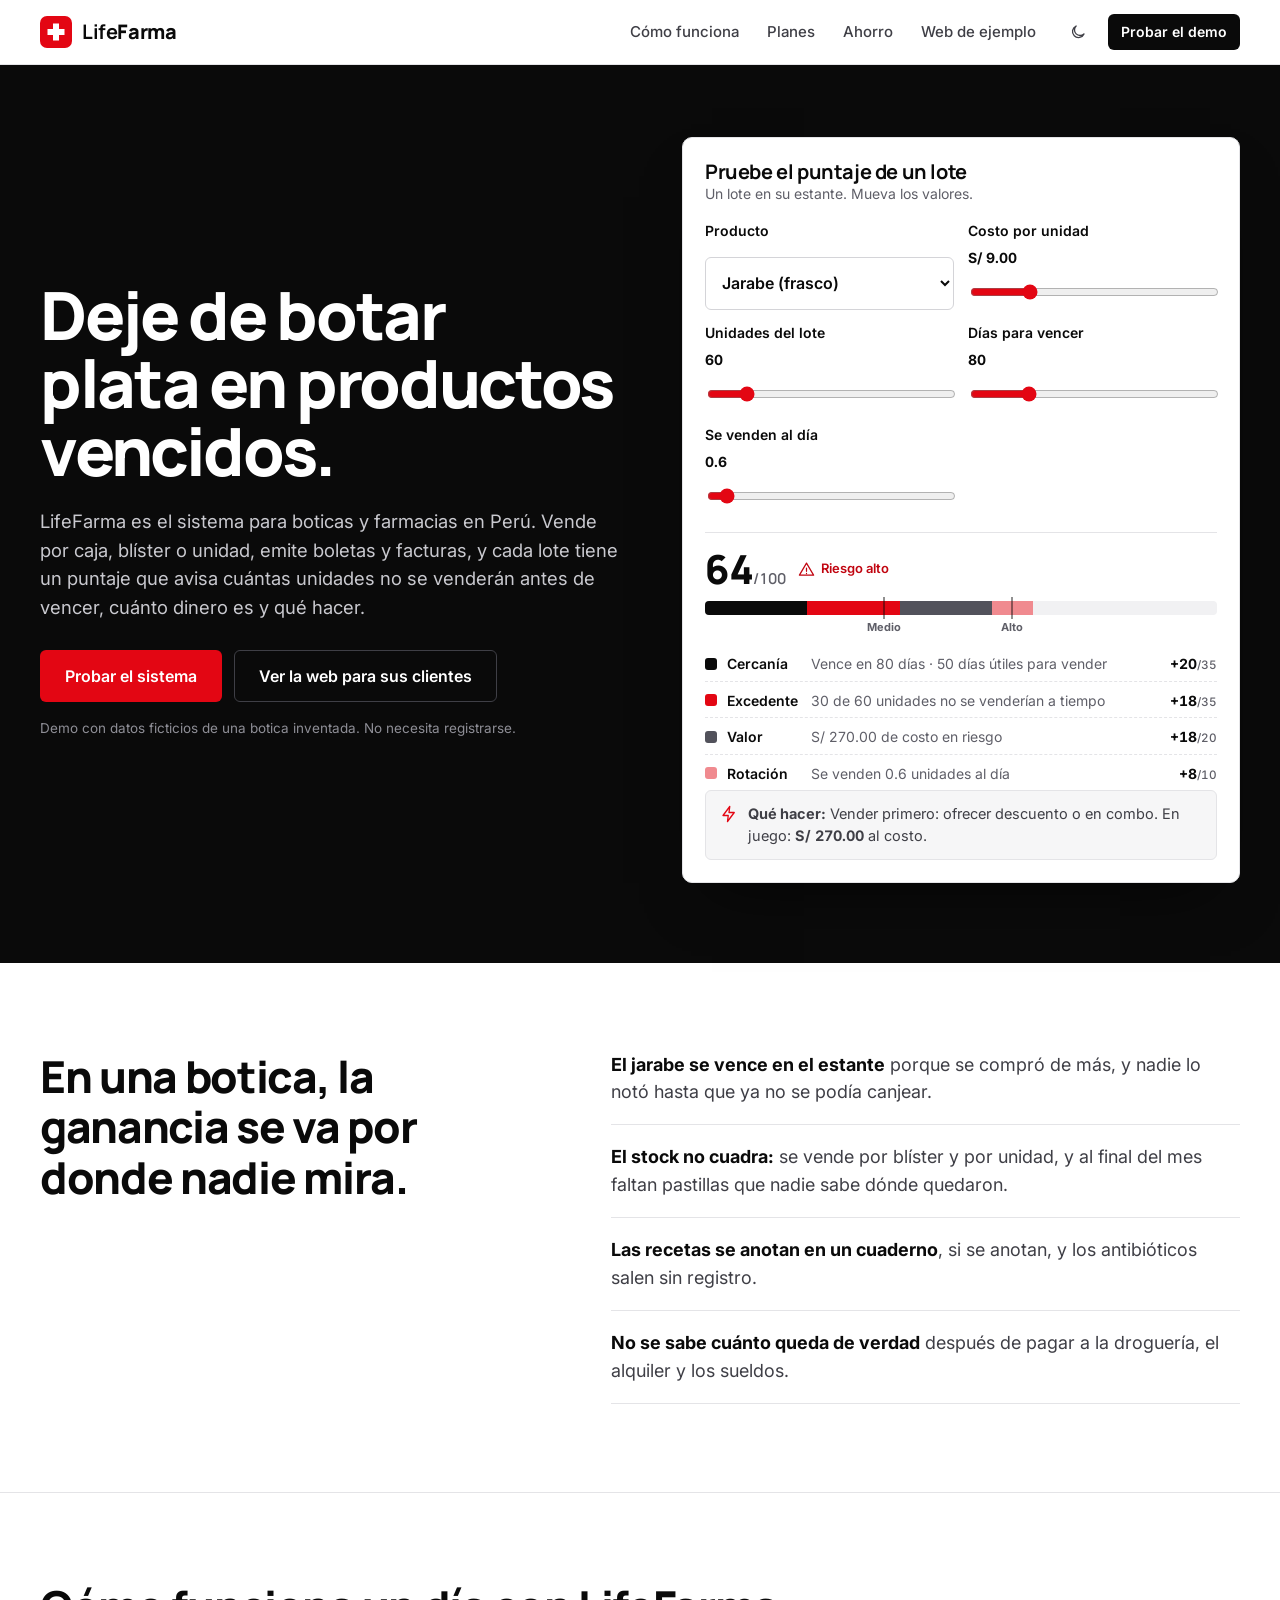
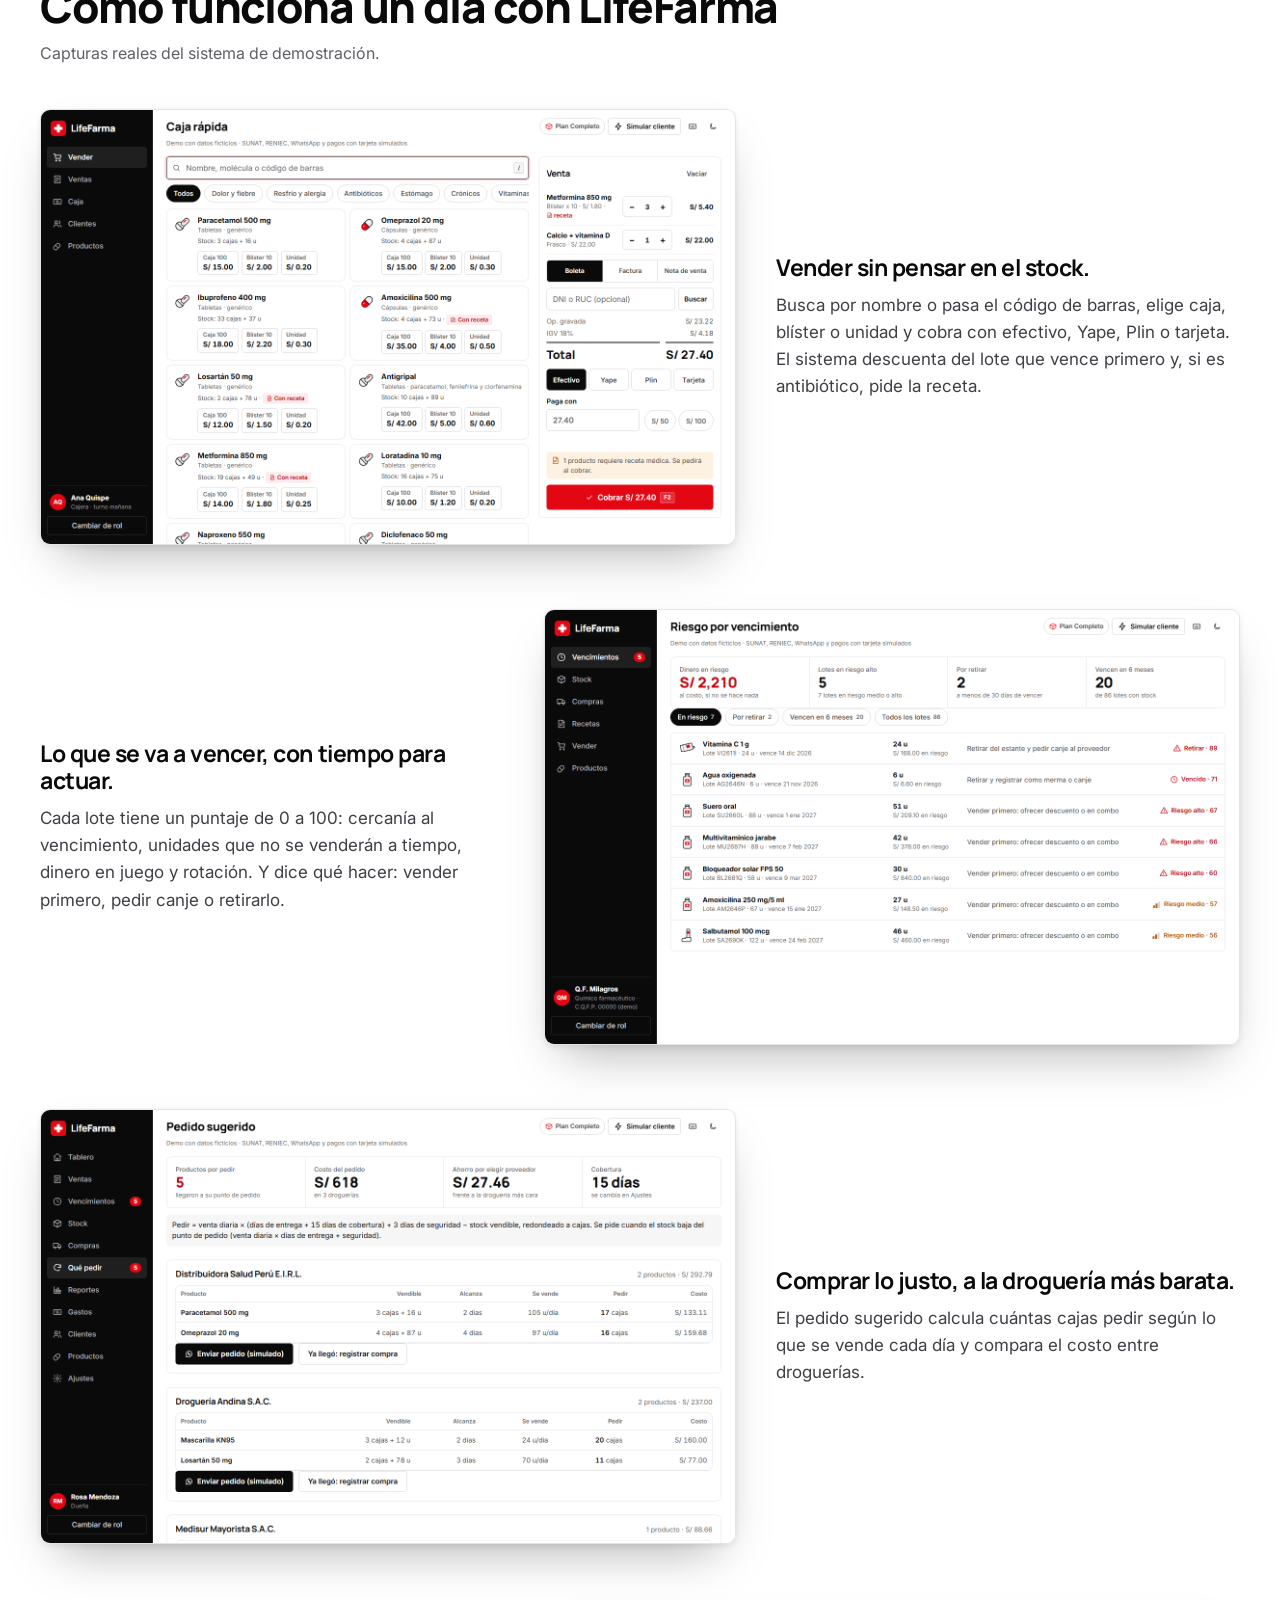
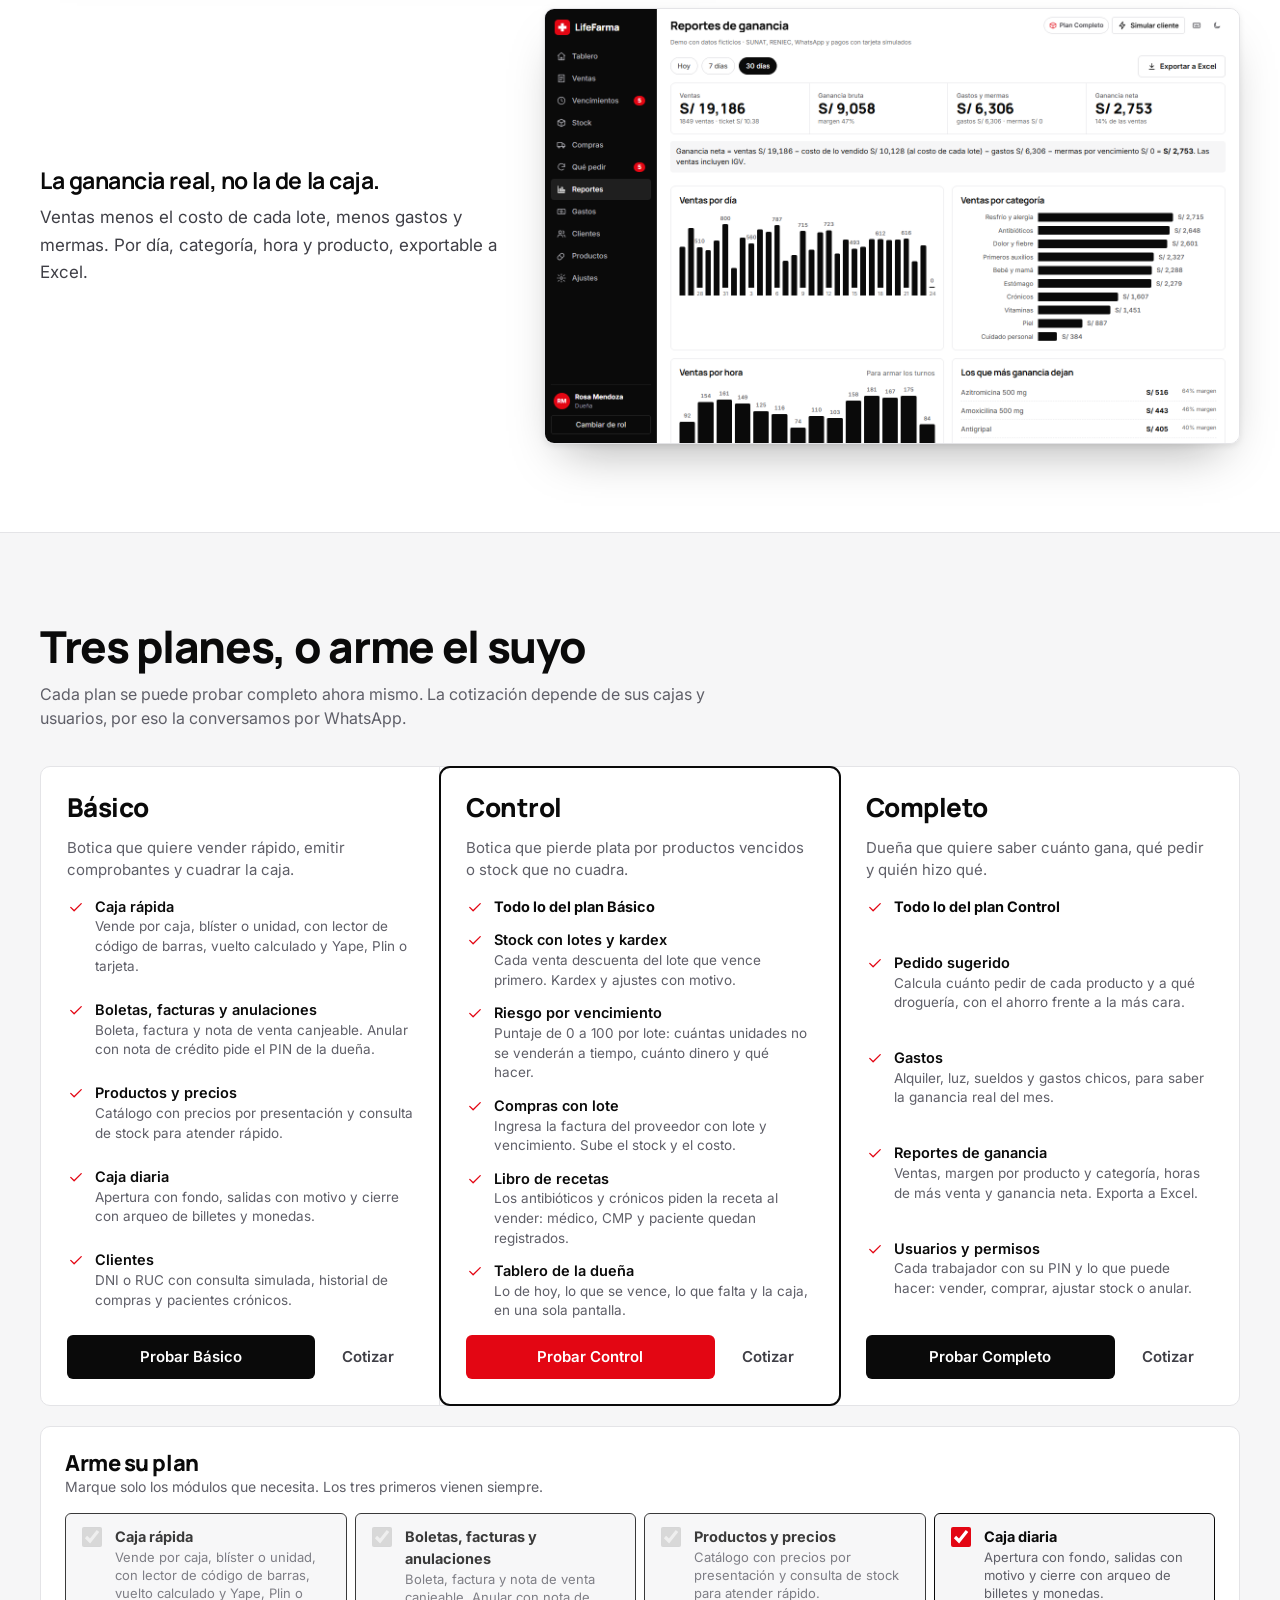
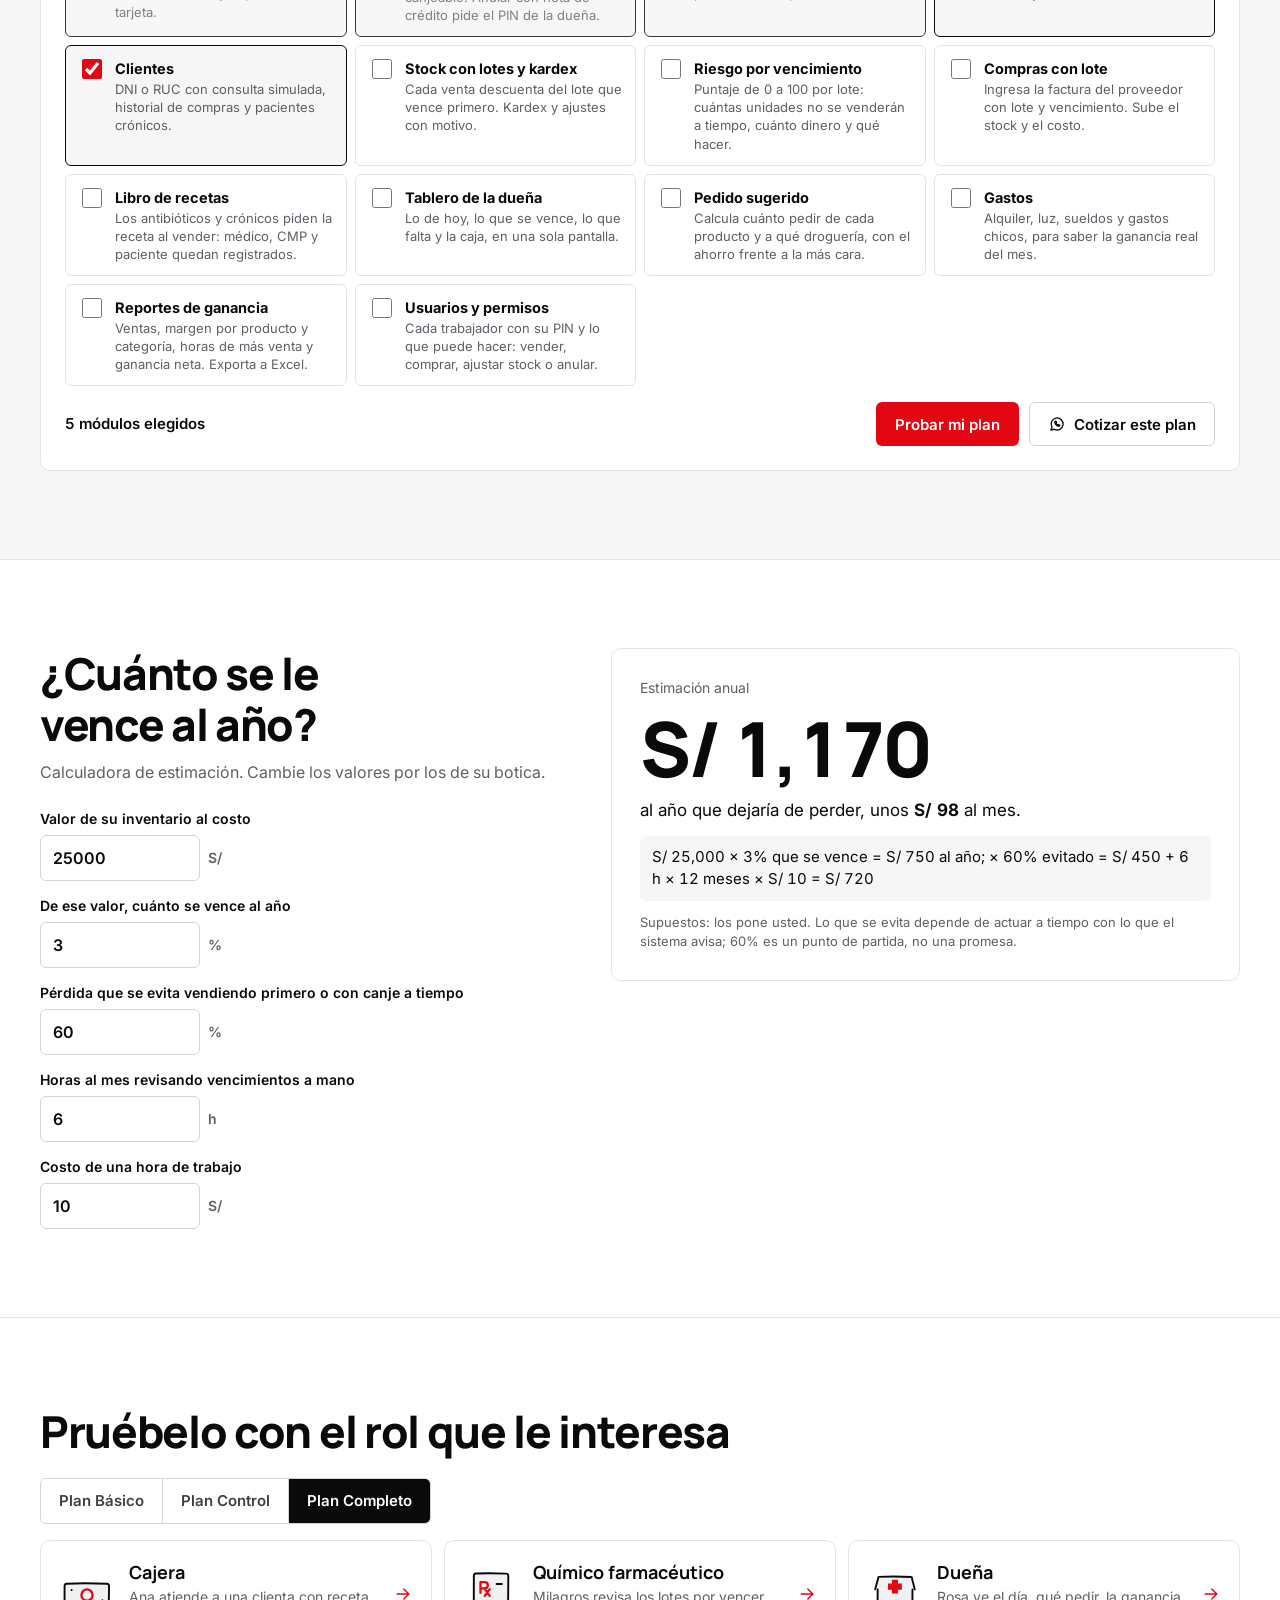
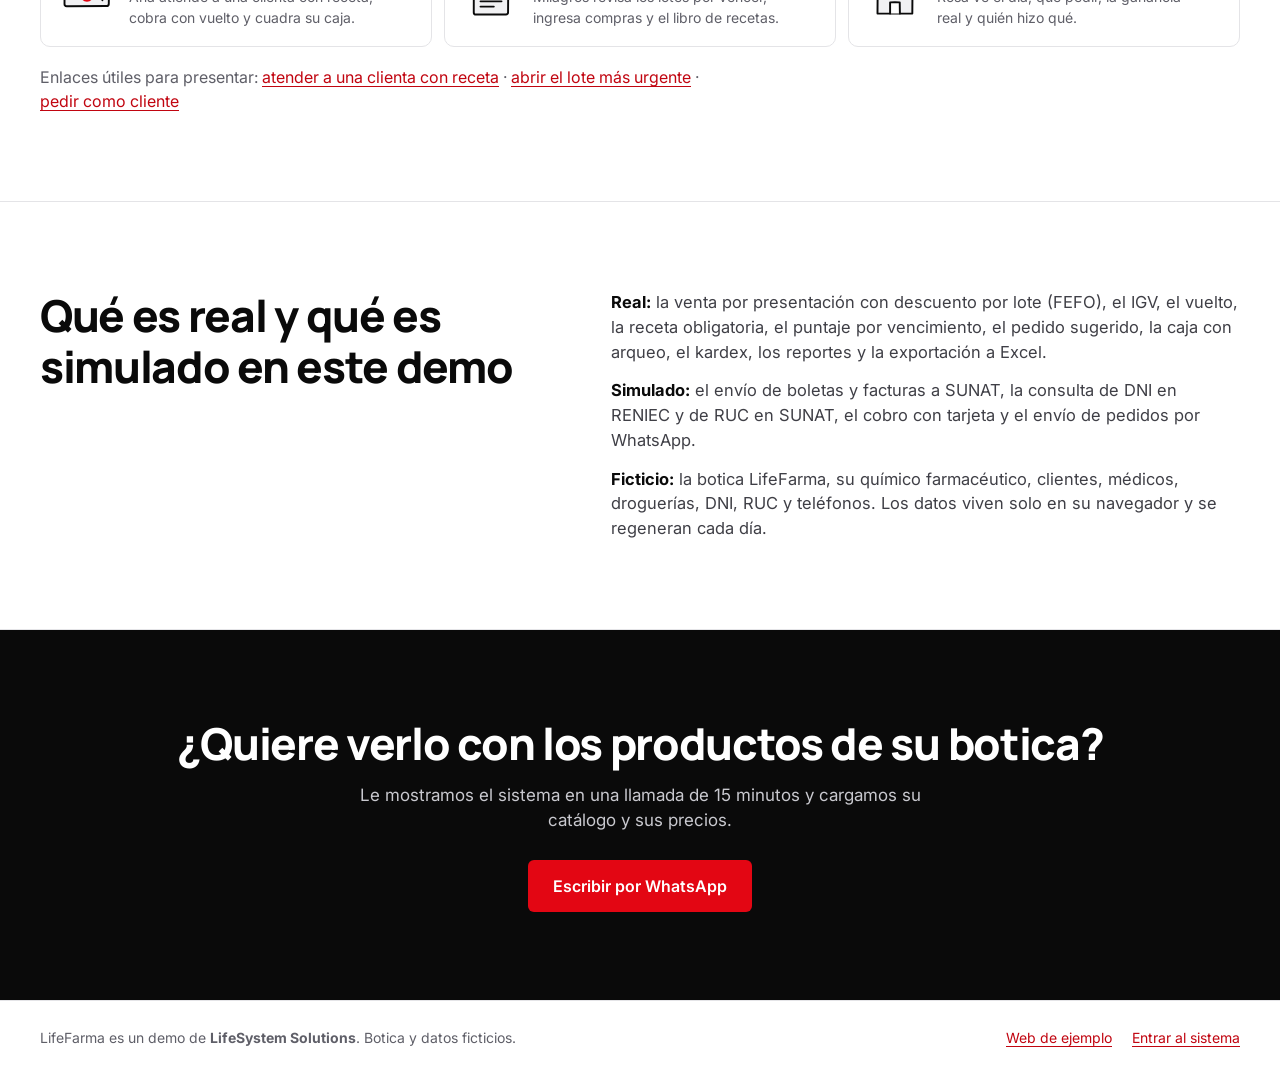
<file: index.html>
<!doctype html>
<html lang="es-PE" data-theme="light">
<head>
  <meta charset="utf-8">
  <meta name="viewport" content="width=device-width, initial-scale=1, viewport-fit=cover">
  <title>LifeFarma · Sistema para boticas y farmacias</title>
  <meta name="description" content="Sistema para boticas en Perú: caja por caja, blíster o unidad, boletas y facturas, lotes y vencimientos, recetas y ganancia real. Demo de LifeSystem Solutions.">
  <meta name="theme-color" content="#0a0a0a">
  <link rel="icon" href="data:image/svg+xml,%3Csvg xmlns='http://www.w3.org/2000/svg' viewBox='0 0 32 32'%3E%3Crect width='32' height='32' rx='7' fill='%23e30613'/%3E%3Cpath d='M13 7.5h6v5.5h5.5v6H19v5.5h-6V19H7.5v-6H13z' fill='%23fff'/%3E%3C/svg%3E">
  <link rel="preconnect" href="https://fonts.googleapis.com">
  <link rel="preconnect" href="https://fonts.gstatic.com" crossorigin>
  <link href="https://fonts.googleapis.com/css2?family=Inter:wght@400;500;600;700&family=Manrope:wght@600;700;800&display=swap" rel="stylesheet">
  <link rel="stylesheet" href="css/base.css?v=3">
  <link rel="stylesheet" href="css/app.css?v=3">
  <link rel="stylesheet" href="css/landing.css?v=3">
  <script>try{document.documentElement.dataset.theme=localStorage.getItem('lifefarma-tema')||'light'}catch(e){}</script>
</head>
<body class="landing">
  <header class="l-top">
    <div class="l-wrap l-top-in">
      <a class="marca" href="index.html" id="l-logo" aria-label="LifeFarma, inicio"></a>
      <nav class="l-nav" aria-label="Secciones">
        <a href="#como">Cómo funciona</a>
        <a href="#planes">Planes</a>
        <a href="#calculadora">Ahorro</a>
        <a href="web.html">Web de ejemplo</a>
      </nav>
      <button type="button" class="btn btn-ghost btn-icon btn-sm" id="btn-tema" aria-label="Cambiar tema"></button>
      <a class="btn btn-dark btn-sm" href="#probar">Probar el demo</a>
    </div>
  </header>

  <main>
    <section class="l-hero">
      <div class="l-wrap l-hero-in">
        <div class="l-hero-t">
          <h1>Deje de botar plata en productos vencidos.</h1>
          <p class="l-lead">LifeFarma es el sistema para boticas y farmacias en Perú. Vende por caja, blíster o unidad, emite boletas y facturas, y cada lote tiene un puntaje que avisa cuántas unidades no se venderán antes de vencer, cuánto dinero es y qué hacer.</p>
          <div class="fila">
            <a class="btn btn-primary btn-lg" href="app.html?plan=completo&demo=cajero#/venta?sim=1">Probar el sistema</a>
            <a class="btn btn-line btn-lg" href="web.html">Ver la web para sus clientes</a>
          </div>
          <p class="l-nota">Demo con datos ficticios de una botica inventada. No necesita registrarse.</p>
        </div>
        <div class="l-widget caja" id="widget" aria-label="Simulador del riesgo por vencimiento"></div>
      </div>
    </section>

    <section class="l-sec l-dolor">
      <div class="l-wrap l-dos">
        <h2>En una botica, la ganancia se va por donde nadie mira.</h2>
        <ul class="l-dolores">
          <li><b>El jarabe se vence en el estante</b> porque se compró de más, y nadie lo notó hasta que ya no se podía canjear.</li>
          <li><b>El stock no cuadra:</b> se vende por blíster y por unidad, y al final del mes faltan pastillas que nadie sabe dónde quedaron.</li>
          <li><b>Las recetas se anotan en un cuaderno</b>, si se anotan, y los antibióticos salen sin registro.</li>
          <li><b>No se sabe cuánto queda de verdad</b> después de pagar a la droguería, el alquiler y los sueldos.</li>
        </ul>
      </div>
    </section>

    <section class="l-sec" id="como">
      <div class="l-wrap">
        <h2 class="l-h2">Cómo funciona un día con LifeFarma</h2>
        <p class="l-sub">Capturas reales del sistema de demostración.</p>
        <div class="l-pasos">
          <figure class="l-paso">
            <img src="img/capturas/venta.png" alt="Caja rápida con productos por caja, blíster o unidad y el carrito con boleta, IGV y vuelto" loading="lazy" width="1440" height="900">
            <figcaption><b>Vender sin pensar en el stock.</b> Busca por nombre o pasa el código de barras, elige caja, blíster o unidad y cobra con efectivo, Yape, Plin o tarjeta. El sistema descuenta del lote que vence primero y, si es antibiótico, pide la receta.</figcaption>
          </figure>
          <figure class="l-paso">
            <img src="img/capturas/vencimientos.png" alt="Lista de lotes en riesgo de vencer con unidades, dinero en riesgo y qué hacer" loading="lazy" width="1440" height="900">
            <figcaption><b>Lo que se va a vencer, con tiempo para actuar.</b> Cada lote tiene un puntaje de 0 a 100: cercanía al vencimiento, unidades que no se venderán a tiempo, dinero en juego y rotación. Y dice qué hacer: vender primero, pedir canje o retirarlo.</figcaption>
          </figure>
          <figure class="l-paso">
            <img src="img/capturas/pedido.png" alt="Pedido sugerido agrupado por droguería con cantidades y ahorro" loading="lazy" width="1440" height="900">
            <figcaption><b>Comprar lo justo, a la droguería más barata.</b> El pedido sugerido calcula cuántas cajas pedir según lo que se vende cada día y compara el costo entre droguerías.</figcaption>
          </figure>
          <figure class="l-paso">
            <img src="img/capturas/reportes.png" alt="Reportes con ventas por día, por categoría y ganancia neta con su fórmula" loading="lazy" width="1440" height="900">
            <figcaption><b>La ganancia real, no la de la caja.</b> Ventas menos el costo de cada lote, menos gastos y mermas. Por día, categoría, hora y producto, exportable a Excel.</figcaption>
          </figure>
        </div>
      </div>
    </section>

    <section class="l-sec l-planes-sec" id="planes">
      <div class="l-wrap">
        <h2 class="l-h2">Tres planes, o arme el suyo</h2>
        <p class="l-sub">Cada plan se puede probar completo ahora mismo. La cotización depende de sus cajas y usuarios, por eso la conversamos por WhatsApp.</p>
        <div class="l-planes" id="planes-lista"></div>
        <div class="l-arma caja" id="arma"></div>
      </div>
    </section>

    <section class="l-sec" id="calculadora">
      <div class="l-wrap l-dos">
        <div>
          <h2>¿Cuánto se le vence al año?</h2>
          <p class="l-sub">Calculadora de estimación. Cambie los valores por los de su botica.</p>
          <div class="l-calc" id="calc"></div>
        </div>
        <div class="l-calc-res caja" id="calc-res" aria-live="polite"></div>
      </div>
    </section>

    <section class="l-sec l-probar" id="probar">
      <div class="l-wrap">
        <h2 class="l-h2">Pruébelo con el rol que le interesa</h2>
        <div class="l-plan-sel" role="radiogroup" aria-label="Plan para probar" id="plan-sel"></div>
        <div class="l-roles" id="roles"></div>
        <p class="l-sub">Enlaces útiles para presentar: <a href="app.html?demo=cajero&plan=completo#/venta?sim=1">atender a una clienta con receta</a> · <a href="app.html?demo=qf&plan=completo#/vencimientos?id=primero">abrir el lote más urgente</a> · <a href="web.html#catalogo">pedir como cliente</a></p>
      </div>
    </section>

    <section class="l-sec l-honesto">
      <div class="l-wrap l-dos">
        <h2>Qué es real y qué es simulado en este demo</h2>
        <ul class="l-lista">
          <li><b>Real:</b> la venta por presentación con descuento por lote (FEFO), el IGV, el vuelto, la receta obligatoria, el puntaje por vencimiento, el pedido sugerido, la caja con arqueo, el kardex, los reportes y la exportación a Excel.</li>
          <li><b>Simulado:</b> el envío de boletas y facturas a SUNAT, la consulta de DNI en RENIEC y de RUC en SUNAT, el cobro con tarjeta y el envío de pedidos por WhatsApp.</li>
          <li><b>Ficticio:</b> la botica LifeFarma, su químico farmacéutico, clientes, médicos, droguerías, DNI, RUC y teléfonos. Los datos viven solo en su navegador y se regeneran cada día.</li>
        </ul>
      </div>
    </section>

    <section class="l-sec l-cierre">
      <div class="l-wrap">
        <h2>¿Quiere verlo con los productos de su botica?</h2>
        <p>Le mostramos el sistema en una llamada de 15 minutos y cargamos su catálogo y sus precios.</p>
        <a class="btn btn-primary btn-lg" id="wa-cierre" target="_blank" rel="noopener" href="#">Escribir por WhatsApp</a>
      </div>
    </section>
  </main>

  <footer class="l-pie">
    <div class="l-wrap l-pie-in">
      <span>LifeFarma es un demo de <b>LifeSystem Solutions</b>. Botica y datos ficticios.</span>
      <a href="web.html">Web de ejemplo</a>
      <a href="app.html">Entrar al sistema</a>
    </div>
  </footer>

  <script src="js/icons.js?v=3"></script>
  <script src="js/motor.js?v=3"></script>
  <script src="js/planes.js?v=3"></script>
  <script src="js/ui.js?v=3"></script>
  <script src="js/landing.js?v=3"></script>
</body>
</html>
</file>
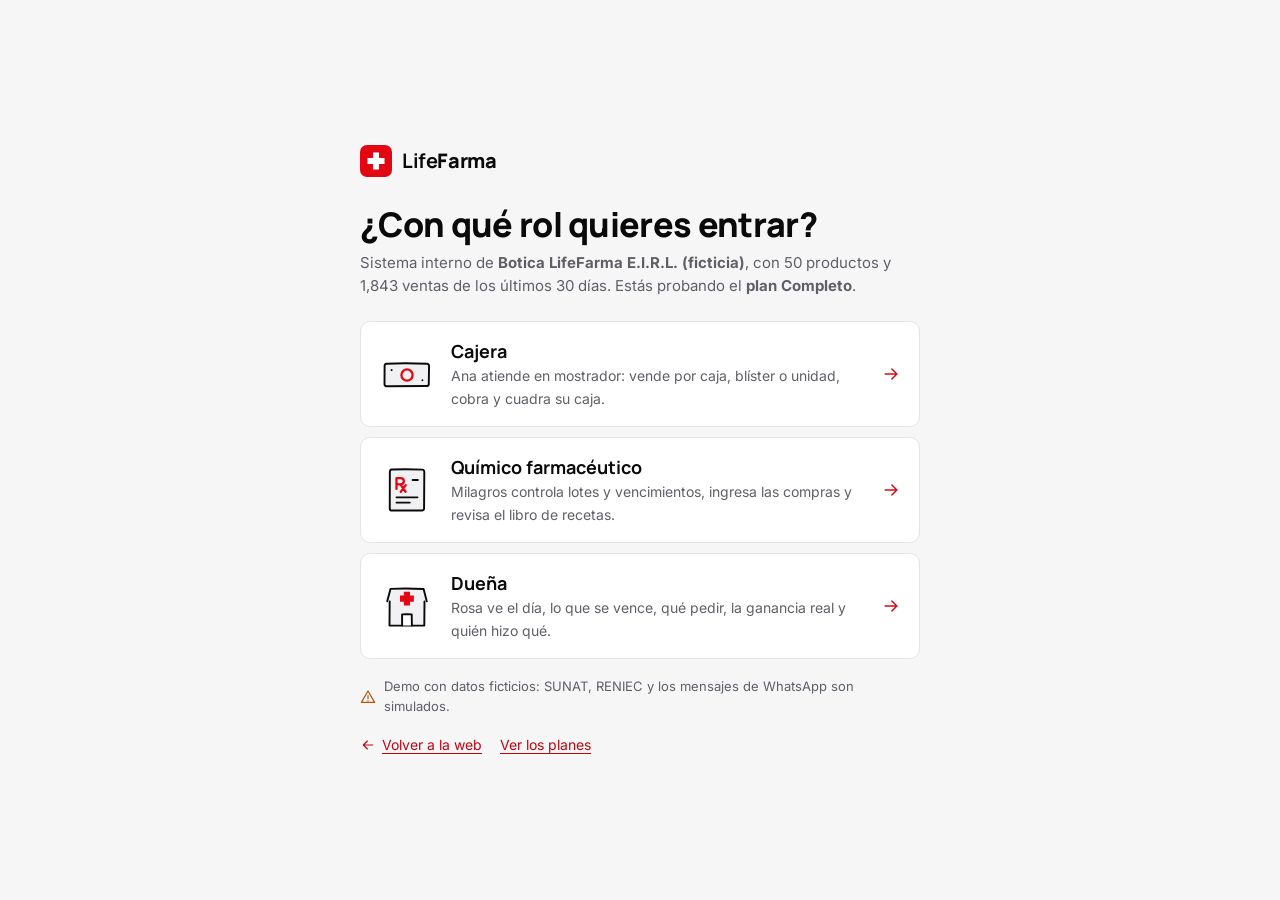
<file: app.html>
<!doctype html>
<html lang="es-PE" data-theme="light">
<head>
  <meta charset="utf-8">
  <meta name="viewport" content="width=device-width, initial-scale=1, viewport-fit=cover">
  <title>LifeFarma · Sistema de botica</title>
  <meta name="theme-color" content="#0a0a0a">
  <meta name="description" content="Demo del sistema interno de Botica LifeFarma: caja, comprobantes, lotes y vencimientos, compras, recetas y reportes. Datos ficticios.">
  <link rel="icon" href="data:image/svg+xml,%3Csvg xmlns='http://www.w3.org/2000/svg' viewBox='0 0 32 32'%3E%3Crect width='32' height='32' rx='7' fill='%23e30613'/%3E%3Cpath d='M13 7.5h6v5.5h5.5v6H19v5.5h-6V19H7.5v-6H13z' fill='%23fff'/%3E%3C/svg%3E">
  <link rel="preconnect" href="https://fonts.googleapis.com">
  <link rel="preconnect" href="https://fonts.gstatic.com" crossorigin>
  <link href="https://fonts.googleapis.com/css2?family=Inter:wght@400;500;600;700&family=Manrope:wght@600;700;800&display=swap" rel="stylesheet">
  <link rel="stylesheet" href="css/base.css?v=3">
  <link rel="stylesheet" href="css/app.css?v=3">
  <script>try{document.documentElement.dataset.theme=localStorage.getItem('lifefarma-tema')||'light'}catch(e){}</script>
</head>
<body>
  <div id="selector" class="selector" hidden></div>

  <div class="app">
    <aside class="side">
      <a class="marca" id="side-logo" href="web.html" aria-label="LifeFarma, ir a la web de la botica"></a>
      <nav id="nav" class="nav" aria-label="Secciones"></nav>
      <div class="side-pie">
        <div class="side-user" id="side-user"></div>
        <button type="button" class="side-btn" id="btn-salir">Cambiar de rol</button>
      </div>
    </aside>

    <div class="main" id="main">
      <header class="top">
        <h1 id="titulo">LifeFarma</h1>
        <div class="top-acc">
          <a class="top-plan" id="plan-pill" href="index.html#planes" title="Ver y cambiar de plan"></a>
          <button type="button" class="btn btn-line btn-sm" id="btn-sim" hidden title="Llega un cliente con productos de ejemplo">
            <svg class="ic" viewBox="0 0 24 24" fill="none" stroke="currentColor" stroke-width="1.75" stroke-linecap="round" stroke-linejoin="round" aria-hidden="true"><path d="M13 2 4 14h7l-1 8 9-12h-7z"/></svg>
            <span>Simular cliente</span>
          </button>
          <button type="button" class="btn btn-ghost btn-icon btn-sm hide-m" id="btn-atajos" aria-label="Atajos de teclado">
            <svg class="ic" viewBox="0 0 24 24" fill="none" stroke="currentColor" stroke-width="1.75" stroke-linecap="round" stroke-linejoin="round" aria-hidden="true"><rect x="2" y="6" width="20" height="12" rx="2"/><path d="M6 10h.5M10 10h.5M14 10h.5M18 10h.5M7 14h10"/></svg>
          </button>
          <button type="button" class="btn btn-ghost btn-icon btn-sm" id="btn-tema" aria-label="Cambiar tema"></button>
        </div>
      </header>
      <p class="demo-aviso">Demo con datos ficticios · SUNAT, RENIEC, WhatsApp y pagos con tarjeta simulados</p>
      <main id="vista" class="vista"></main>
    </div>

    <nav id="tabbar" class="tabbar" aria-label="Secciones"></nav>
  </div>

  <!-- Orden de carga: íconos → motor → planes → datos → interfaz → módulos → arranque -->
  <script src="js/icons.js?v=3"></script>
  <script src="js/motor.js?v=3"></script>
  <script src="js/planes.js?v=3"></script>
  <script src="js/seed.js?v=3"></script>
  <script src="js/store.js?v=3"></script>
  <script src="js/ui.js?v=3"></script>
  <script src="js/venta.js?v=3"></script>
  <script src="js/ventas.js?v=3"></script>
  <script src="js/caja.js?v=3"></script>
  <script src="js/productos.js?v=3"></script>
  <script src="js/inventario.js?v=3"></script>
  <script src="js/compras.js?v=3"></script>
  <script src="js/gestion.js?v=3"></script>
  <script src="js/ajustes.js?v=3"></script>
  <script src="js/app.js?v=3"></script>
</body>
</html>
</file>
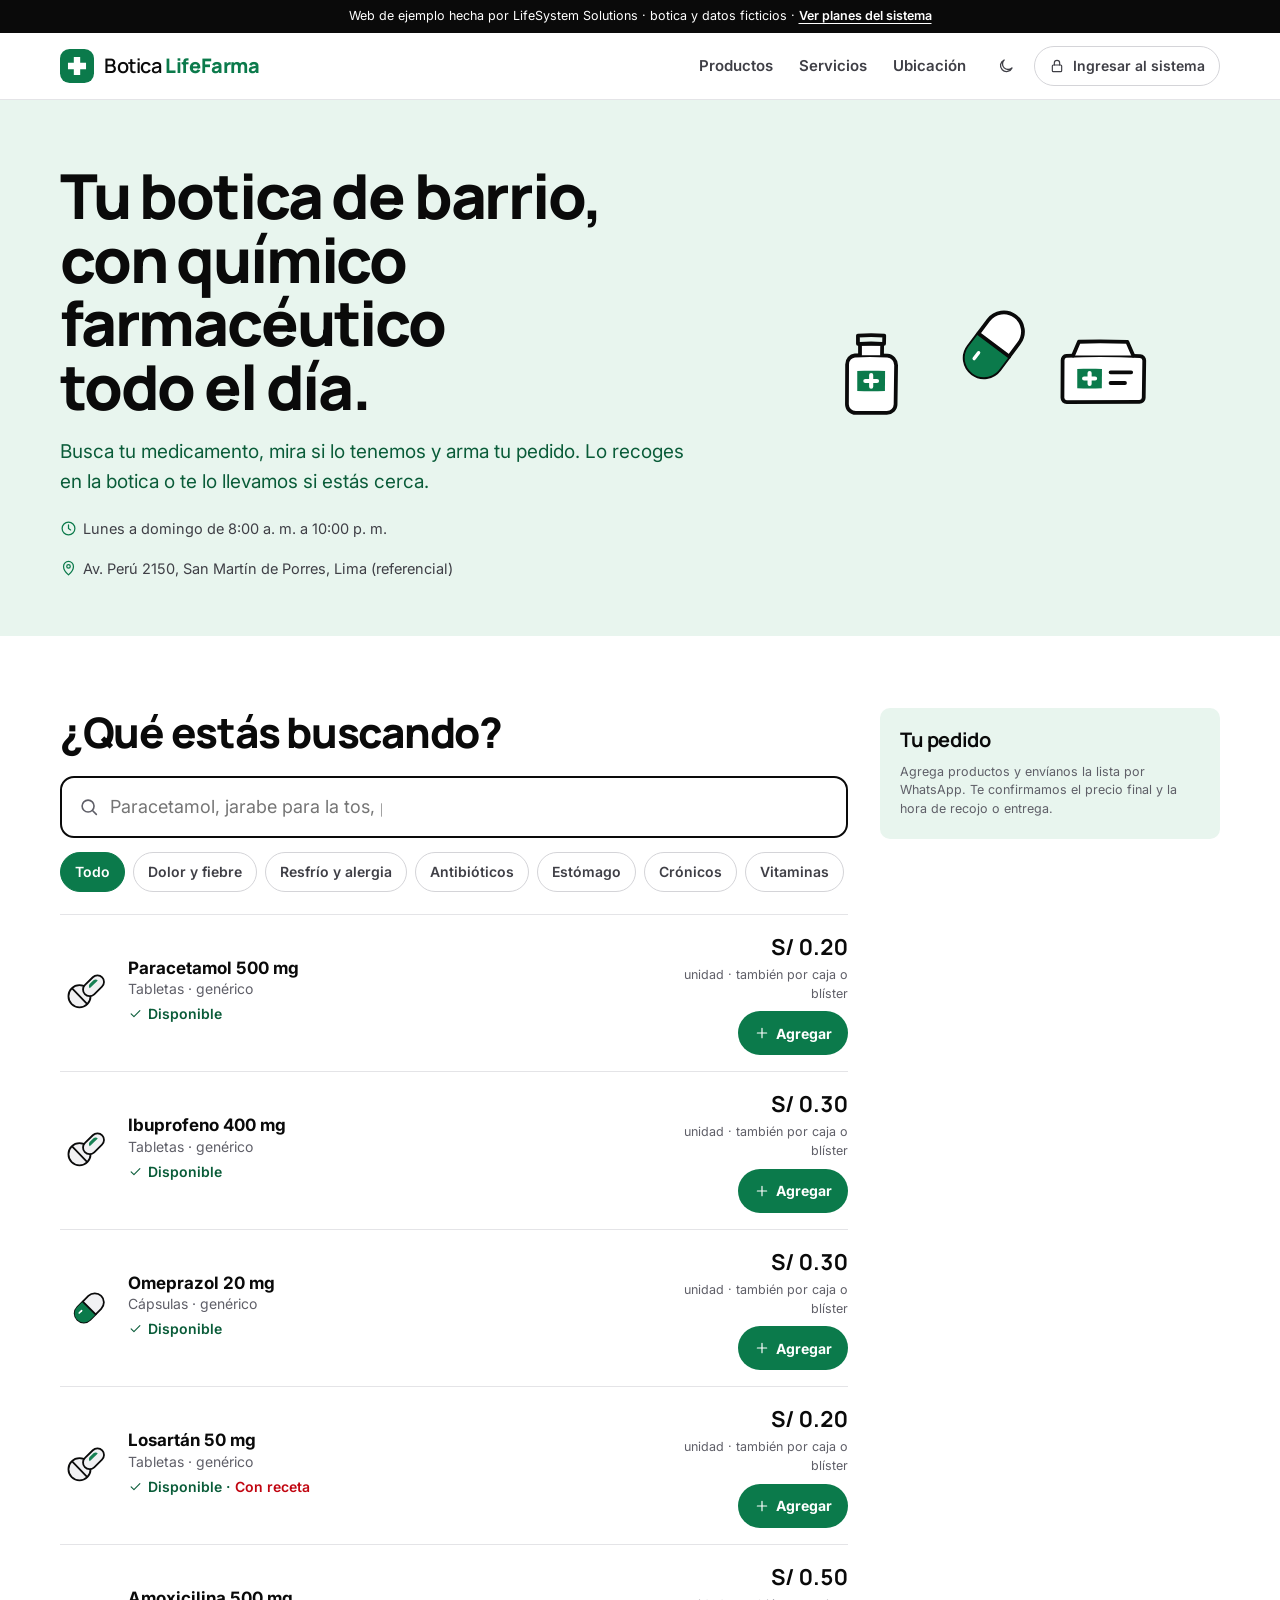
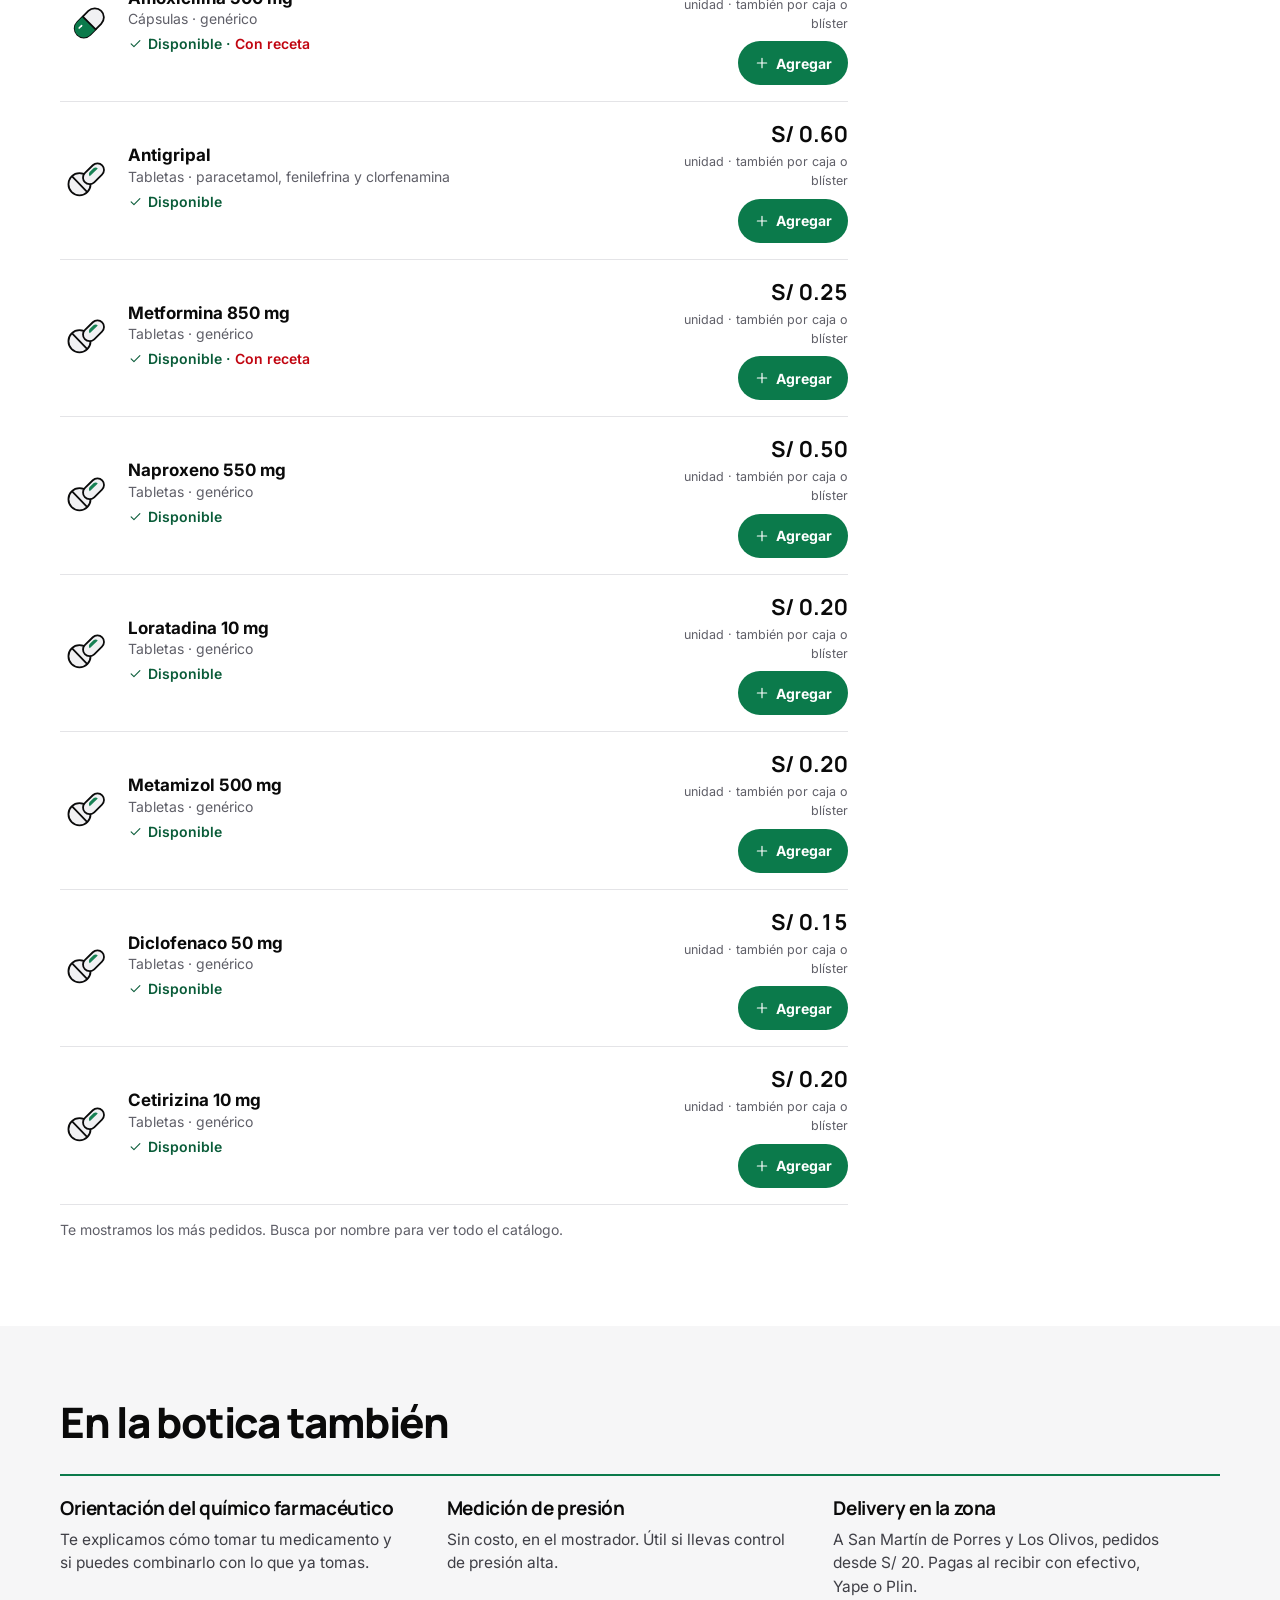
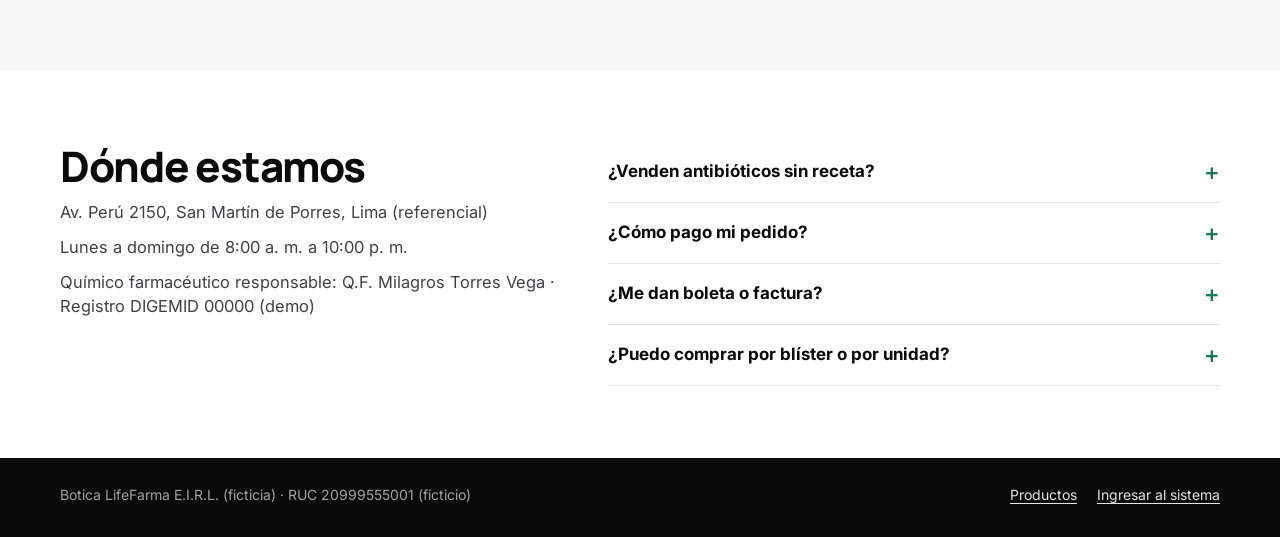
<file: web.html>
<!doctype html>
<html lang="es-PE" data-theme="light">
<head>
  <meta charset="utf-8">
  <meta name="viewport" content="width=device-width, initial-scale=1, viewport-fit=cover">
  <title>Botica LifeFarma · Tu botica de barrio en San Martín de Porres</title>
  <meta name="description" content="Web de ejemplo de una botica ficticia: busca medicamentos, mira si hay stock, arma tu pedido y envíalo por WhatsApp. Hecha por LifeSystem Solutions.">
  <meta name="theme-color" content="#0b7a4b">
  <link rel="icon" href="data:image/svg+xml,%3Csvg xmlns='http://www.w3.org/2000/svg' viewBox='0 0 32 32'%3E%3Crect width='32' height='32' rx='9' fill='%230b7a4b'/%3E%3Cpath d='M13 7.5h6v5.5h5.5v6H19v5.5h-6V19H7.5v-6H13z' fill='%23fff'/%3E%3C/svg%3E">
  <link rel="preconnect" href="https://fonts.googleapis.com">
  <link rel="preconnect" href="https://fonts.gstatic.com" crossorigin>
  <link href="https://fonts.googleapis.com/css2?family=Inter:wght@400;500;600;700&family=Manrope:wght@600;700;800&display=swap" rel="stylesheet">
  <link rel="stylesheet" href="css/base.css?v=3">
  <link rel="stylesheet" href="css/web.css?v=3">
  <script>try{document.documentElement.dataset.theme=localStorage.getItem('lifefarma-tema')||'light'}catch(e){}</script>
</head>
<body class="web">
  <p class="w-demo">Web de ejemplo hecha por LifeSystem Solutions · botica y datos ficticios · <a href="index.html#planes">Ver planes del sistema</a></p>
  <header class="w-top">
    <div class="w-wrap w-top-in">
      <a class="w-marca" href="web.html" aria-label="Botica LifeFarma, inicio"><span class="w-logo" aria-hidden="true"><svg viewBox="0 0 32 32"><rect width="32" height="32" rx="9" fill="currentColor"/><path d="M13 7.5h6v5.5h5.5v6H19v5.5h-6V19H7.5v-6H13z" fill="#fff"/></svg></span><span>Botica <b>LifeFarma</b></span></a>
      <nav class="w-nav" aria-label="Secciones">
        <a href="#catalogo">Productos</a>
        <a href="#servicios">Servicios</a>
        <a href="#ubicacion">Ubicación</a>
      </nav>
      <button type="button" class="btn btn-ghost btn-icon btn-sm" id="btn-tema" aria-label="Cambiar tema"></button>
      <a class="w-ingresar" href="app.html" title="Acceso para el personal de la botica"><span id="w-lock"></span><span>Ingresar<span class="hide-s"> al sistema</span></span></a>
    </div>
  </header>

  <main>
    <section class="w-hero">
      <div class="w-wrap w-hero-in">
        <div>
          <h1>Tu botica de barrio, con químico farmacéutico todo el día.</h1>
          <p class="w-lead">Busca tu medicamento, mira si lo tenemos y arma tu pedido. Lo recoges en la botica o te lo llevamos si estás cerca.</p>
          <div class="w-datos"><span id="w-horario"></span><span id="w-dir"></span></div>
        </div>
        <div class="w-hero-ill" id="w-hero-ill" aria-hidden="true"></div>
      </div>
    </section>

    <section class="w-sec" id="catalogo">
      <div class="w-wrap w-cat">
        <div>
          <h2>¿Qué estás buscando?</h2>
          <label class="w-buscar"><span id="ic-buscar"></span><input type="search" id="buscar" placeholder="Paracetamol, jarabe para la tos, pañales…" autocomplete="off" aria-label="Buscar producto"></label>
          <div class="w-chips" id="cats"></div>
          <div class="w-prods" id="prods" aria-live="polite"></div>
        </div>
        <aside class="w-pedido" id="pedido" aria-label="Tu pedido"></aside>
      </div>
    </section>

    <section class="w-sec w-serv" id="servicios">
      <div class="w-wrap">
        <h2>En la botica también</h2>
        <div class="w-servs">
          <div><h3>Orientación del químico farmacéutico</h3><p>Te explicamos cómo tomar tu medicamento y si puedes combinarlo con lo que ya tomas.</p></div>
          <div><h3>Medición de presión</h3><p>Sin costo, en el mostrador. Útil si llevas control de presión alta.</p></div>
          <div><h3>Delivery en la zona</h3><p>A San Martín de Porres y Los Olivos, pedidos desde S/ 20. Pagas al recibir con efectivo, Yape o Plin.</p></div>
        </div>
      </div>
    </section>

    <section class="w-sec w-faq" id="ubicacion">
      <div class="w-wrap w-dos">
        <div>
          <h2>Dónde estamos</h2>
          <p class="w-sub" id="w-dir2"></p>
          <p class="w-sub" id="w-horario2"></p>
          <p class="w-sub" id="w-qf"></p>
        </div>
        <div>
          <details><summary>¿Venden antibióticos sin receta?</summary><p>No. Los antibióticos y algunos medicamentos para la presión o la diabetes se venden con receta médica. Tráela al recoger tu pedido.</p></details>
          <details><summary>¿Cómo pago mi pedido?</summary><p>En la botica con efectivo, Yape, Plin o tarjeta. En delivery, al recibir, con efectivo, Yape o Plin.</p></details>
          <details><summary>¿Me dan boleta o factura?</summary><p>Sí, boleta o factura electrónica. Para factura necesitamos tu RUC.</p></details>
          <details><summary>¿Puedo comprar por blíster o por unidad?</summary><p>Sí. Las tabletas y cápsulas se venden por caja, por blíster de 10 o por unidad.</p></details>
        </div>
      </div>
    </section>
  </main>

  <footer class="w-pie">
    <div class="w-wrap w-pie-in">
      <span id="w-razon"></span>
      <a href="#catalogo">Productos</a>
      <a href="app.html">Ingresar al sistema</a>
    </div>
  </footer>

  <script src="js/icons.js?v=3"></script>
  <script src="js/motor.js?v=3"></script>
  <script src="js/planes.js?v=3"></script>
  <script src="js/seed.js?v=3"></script>
  <script src="js/store.js?v=3"></script>
  <script src="js/ui.js?v=3"></script>
  <script src="js/web.js?v=3"></script>
</body>
</html>
</file>
<file: css/base.css>
/* LifeCargo — tokens y base compartida (landing + app) */
:root {
  --bg: #ffffff;
  --bg-2: #f6f6f7;
  --surface: #f1f1f3;
  --surface-h: #e9e9ec;
  --line: #e4e4e7;
  --line-2: #d4d4d8;
  --ink: #0a0a0a;
  --ink-2: #3f3f46;
  --ink-3: #5f5f68;
  --ink-4: #a1a1aa;

  --brand: #e30613;
  --brand-h: #c10510;
  --brand-soft: #fdecee;
  --brand-ink: #c10510;

  --ok: #15803d;
  --ok-soft: #e7f4eb;
  --warn: #b45309;
  --warn-soft: #fdf2e2;
  --bad: #c10510;
  --bad-soft: #fdecee;
  --info: #1d4ed8;
  --info-soft: #e8eefc;

  --p1: #e30613;
  --p2: #d9480f;
  --p3: #1d4ed8;
  --p4: #71717a;

  /* segmentos del medidor de urgencia */
  --f-impacto: #0a0a0a;
  --f-bloqueo: #e30613;
  --f-area: #52525b;
  --f-riesgo: #f08a8f;
  --f-contexto: #a1a1aa;

  --side: #0a0a0a;
  --side-ink: #d9d9d9;

  --radius: 10px;
  --radius-s: 6px;
  --shadow: 0 1px 2px rgba(10, 10, 10, .06), 0 8px 24px -12px rgba(10, 10, 10, .18);
  --shadow-l: 0 2px 6px rgba(10, 10, 10, .08), 0 24px 48px -20px rgba(10, 10, 10, .35);
  --ease: cubic-bezier(.23, 1, .32, 1);

  --f-sans: "Inter", system-ui, -apple-system, "Segoe UI", Roboto, sans-serif;
  --f-display: "Manrope", "Inter", system-ui, sans-serif;

  color-scheme: light;
}

:root[data-theme="dark"] {
  --bg: #0a0a0a;
  --bg-2: #121212;
  --surface: #1a1a1a;
  --surface-h: #222222;
  --line: #262626;
  --line-2: #333333;
  --ink: #ffffff;
  --ink-2: #d9d9d9;
  --ink-3: #a3a3a3;
  --ink-4: #6b6b6b;

  --brand: #e30613;
  --brand-h: #ff1a24;
  --brand-soft: #2a0a0c;
  --brand-ink: #ff5a62;

  --ok: #4ade80;
  --ok-soft: #0f2a18;
  --warn: #fbbf24;
  --warn-soft: #2b2008;
  --bad: #ff5a62;
  --bad-soft: #2a0a0c;
  --info: #7aa2ff;
  --info-soft: #101a33;

  --p1: #ff3b45;
  --p2: #fb8a3c;
  --p3: #7aa2ff;
  --p4: #a1a1aa;

  --f-impacto: #ffffff;
  --f-bloqueo: #ff3b45;
  --f-area: #8a8a93;
  --f-riesgo: #8e2a30;
  --f-contexto: #4a4a52;

  --side: #000000;
  --shadow: 0 1px 2px rgba(0, 0, 0, .5), 0 8px 24px -12px rgba(0, 0, 0, .8);
  --shadow-l: 0 2px 6px rgba(0, 0, 0, .5), 0 24px 48px -20px rgba(0, 0, 0, .9);
  color-scheme: dark;
}

*, *::before, *::after { box-sizing: border-box; }
[hidden] { display: none !important; }
html { -webkit-text-size-adjust: 100%; text-size-adjust: 100%; }
body {
  margin: 0;
  font-family: var(--f-sans);
  font-size: 15px;
  line-height: 1.5;
  color: var(--ink-2);
  background: var(--bg);
  -webkit-font-smoothing: antialiased;
  -webkit-tap-highlight-color: transparent;
}
h1, h2, h3, h4 { font-family: var(--f-display); color: var(--ink); margin: 0; line-height: 1.15; letter-spacing: -0.02em; text-wrap: balance; }
p { margin: 0; }
a { color: var(--brand-ink); text-underline-offset: 3px; }
img, svg { display: block; max-width: 100%; }
button, input, select, textarea { font: inherit; color: inherit; }
button { cursor: pointer; }
::selection { background: var(--brand); color: #fff; }
input, textarea { caret-color: var(--brand); }
.num, table, .tabular { font-variant-numeric: tabular-nums; }

:focus-visible { outline: 2px solid var(--brand); outline-offset: 2px; border-radius: 4px; }

* { scrollbar-width: thin; scrollbar-color: var(--line-2) transparent; }
::-webkit-scrollbar { width: 10px; height: 10px; }
::-webkit-scrollbar-thumb { background: var(--line-2); border-radius: 10px; border: 3px solid var(--bg); }
::-webkit-scrollbar-track { background: transparent; }

.sr-only { position: absolute; width: 1px; height: 1px; padding: 0; margin: -1px; overflow: hidden; clip: rect(0 0 0 0); white-space: nowrap; border: 0; }

/* Botones */
.btn {
  display: inline-flex; align-items: center; justify-content: center; gap: 8px;
  min-height: 44px; padding: 0 18px;
  border-radius: var(--radius-s); border: 1px solid transparent;
  font-weight: 600; font-size: 15px; line-height: 1; white-space: nowrap;
  text-decoration: none; user-select: none;
  transition: background .15s, border-color .15s, color .15s, transform .12s var(--ease);
}
.btn:active { transform: scale(.97); }
.btn svg { width: 18px; height: 18px; flex: none; }
.btn-primary { background: var(--brand); color: #fff; }
.btn-primary:hover { background: var(--brand-h); }
.btn-dark { background: var(--ink); color: var(--bg); }
.btn-dark:hover { background: var(--ink-2); }
.btn-line { background: var(--bg); border-color: var(--line-2); color: var(--ink); }
.btn-line:hover { background: var(--surface); }
.btn-ghost { background: transparent; color: var(--ink-2); }
.btn-ghost:hover { background: var(--surface); color: var(--ink); }
.btn-ok { background: var(--ok); color: #fff; }
:root[data-theme="dark"] .btn-ok { color: #04130a; }
.btn-sm { min-height: 36px; padding: 0 12px; font-size: 14px; }
.btn-lg { min-height: 52px; padding: 0 24px; font-size: 16px; }
.btn[disabled] { opacity: .45; cursor: not-allowed; transform: none; }
.btn-icon { width: 44px; padding: 0; }
.btn-icon.btn-sm { width: 36px; }

@media (prefers-reduced-motion: reduce) {
  *, *::before, *::after { animation-duration: .01ms !important; animation-iteration-count: 1 !important; transition-duration: .01ms !important; scroll-behavior: auto !important; }
}
</file>
<file: css/app.css>
/* LifeFarma — sistema (base compartida con LifeCargo) */
.ic { width: 20px; height: 20px; flex: none; }
.ill { color: var(--ink); flex: none; }

/* ===== Estructura ===== */
.app { display: grid; grid-template-columns: 232px 1fr; min-height: 100vh; min-height: 100dvh; }
.en-selector .app { display: none; }
.side {
  position: sticky; top: 0; height: 100vh; height: 100dvh;
  background: var(--side); color: var(--side-ink);
  display: flex; flex-direction: column; padding: 18px 12px; gap: 18px;
}
.marca { display: flex; align-items: center; gap: 10px; text-decoration: none; padding: 4px 8px; }
.logo { width: 32px; height: 32px; flex: none; }
.logo-t { font-family: var(--f-display); font-weight: 700; font-size: 20px; color: #fff; letter-spacing: -0.02em; }
.logo-t b { font-weight: 800; }
.nav { display: flex; flex-direction: column; gap: 2px; flex: 1; overflow: auto; }
.nav a {
  display: flex; align-items: center; gap: 12px; min-height: 44px; padding: 0 12px;
  color: #b4b4bb; text-decoration: none; border-radius: var(--radius-s); font-weight: 500; position: relative;
  transition: background .15s, color .15s;
}
.nav a:hover { background: #1a1a1a; color: #fff; }
.nav a.on { background: #1f1f1f; color: #fff; }
.nav a.on::before { content: ""; position: absolute; left: -12px; top: 10px; bottom: 10px; width: 3px; border-radius: 0 3px 3px 0; background: var(--brand); }
.nav a em { margin-left: auto; font-style: normal; font-size: 12px; font-weight: 700; background: var(--brand); color: #fff; border-radius: 99px; padding: 1px 8px; }
.side-pie { border-top: 1px solid #262626; padding-top: 14px; display: grid; gap: 10px; }
.side-user { display: flex; align-items: center; gap: 10px; padding: 0 6px; }
.side-user b { display: block; color: #fff; font-size: 14px; }
.side-user div span { display: block; font-size: 12px; color: #9a9aa3; }
.side-btn { background: none; border: 1px solid #333; color: #d9d9d9; min-height: 40px; border-radius: var(--radius-s); font-weight: 500; }
.side-btn:hover { background: #1a1a1a; }
.avatar { width: 34px; height: 34px; border-radius: 50%; display: inline-grid; place-items: center; background: var(--brand); color: #fff; font-size: 12px; font-weight: 700; flex: none; letter-spacing: .02em; }
.avatar.gris { background: var(--surface); color: var(--ink-2); }

.main { min-width: 0; display: flex; flex-direction: column; }
.top { display: flex; align-items: center; gap: 12px; padding: 16px 28px 8px; position: sticky; top: 0; z-index: 5; background: color-mix(in srgb, var(--bg) 92%, transparent); backdrop-filter: blur(8px); }
.top h1 { font-size: 24px; font-weight: 800; flex: 1; min-width: 0; overflow: hidden; text-overflow: ellipsis; white-space: nowrap; }
.top-acc { display: flex; align-items: center; gap: 6px; }
.demo-aviso { margin: 0 28px; font-size: 12.5px; color: var(--ink-3); }
.vista { padding: 18px 28px 48px; max-width: 1320px; width: 100%; }
.tabbar { display: none; }

/* ===== Selector de rol ===== */
.selector { min-height: 100vh; min-height: 100dvh; display: grid; place-items: center; padding: 32px 20px; background: var(--bg-2); }
.sel-box { width: min(560px, 100%); }
.sel-box .marca { padding: 0; margin-bottom: 28px; }
.sel-box .logo-t { color: var(--ink); }
.sel-box h1 { font-size: clamp(26px, 4vw, 34px); font-weight: 800; }
.sel-sub { margin: 8px 0 24px; color: var(--ink-3); }
.roles { display: grid; gap: 10px; }
.rol { display: flex; align-items: center; gap: 16px; text-align: left; padding: 16px 18px; background: var(--bg); border: 1px solid var(--line); border-radius: var(--radius); transition: border-color .15s, box-shadow .2s, transform .15s var(--ease); }
.rol:hover { border-color: var(--ink); box-shadow: var(--shadow); }
.rol:active { transform: scale(.99); }
.rol > span { flex: 1; }
.rol b { display: block; font-family: var(--f-display); font-size: 18px; color: var(--ink); }
.rol span span { color: var(--ink-3); font-size: 14px; }
.rol > .ic { color: var(--brand); }
.sel-nota { display: flex; gap: 8px; align-items: center; margin-top: 18px; font-size: 13px; color: var(--ink-3); }
.sel-nota .ic { width: 16px; height: 16px; color: var(--warn); }

/* ===== Piezas comunes ===== */
.fila { display: flex; gap: 12px; align-items: center; flex-wrap: wrap; }
.entre { justify-content: space-between; }
.sec { margin-top: 28px; }
.sec > h2, .sec-h h2 { font-size: 18px; font-weight: 700; }
.sec-h { display: flex; align-items: baseline; justify-content: space-between; gap: 12px; margin-bottom: 12px; flex-wrap: wrap; }
.sec-h p, .muted { color: var(--ink-3); font-size: 14px; }
.caja { background: var(--bg); border: 1px solid var(--line); border-radius: var(--radius); }
.caja-p { padding: 18px; }
.chip { display: inline-flex; align-items: center; gap: 6px; min-height: 36px; padding: 0 14px; border-radius: 99px; border: 1px solid var(--line-2); background: var(--bg); color: var(--ink-2); font-weight: 500; font-size: 14px; white-space: nowrap; }
.chip:hover { border-color: var(--ink-3); color: var(--ink); }
.chip.on { background: var(--ink); color: var(--bg); border-color: var(--ink); }
.chip .ic { width: 16px; height: 16px; }
.chips { display: flex; gap: 8px; overflow-x: auto; padding-bottom: 2px; scrollbar-width: none; }
.chips::-webkit-scrollbar { display: none; }
.tag { display: inline-flex; align-items: center; gap: 4px; font-size: 12px; font-weight: 600; padding: 2px 8px; border-radius: 4px; background: var(--surface); color: var(--ink-2); white-space: nowrap; }
.tag-red { background: var(--brand-soft); color: var(--brand-ink); }
.tag .ic { width: 13px; height: 13px; }

.buscar { position: relative; flex: 1; min-width: 200px; max-width: 420px; }
.buscar .ic { position: absolute; left: 12px; top: 50%; transform: translateY(-50%); color: var(--ink-3); width: 18px; height: 18px; pointer-events: none; }
label.buscar input { padding-left: 40px; padding-right: 40px; }
.buscar kbd { position: absolute; right: 10px; top: 50%; transform: translateY(-50%); }
kbd { font: 600 12px/1 var(--f-sans); padding: 4px 7px; border-radius: 4px; border: 1px solid var(--line-2); border-bottom-width: 2px; background: var(--bg-2); color: var(--ink-2); }

input[type=text], input[type=search], input[type=number], input[type=tel], input[type=date], input:not([type]), select, textarea {
  width: 100%; min-height: 44px; padding: 10px 12px; font-size: 16px;
  background: var(--bg); color: var(--ink); border: 1px solid var(--line-2); border-radius: var(--radius-s);
  transition: border-color .15s, box-shadow .15s;
}
textarea { min-height: 96px; resize: vertical; line-height: 1.45; }
input:focus, select:focus, textarea:focus { outline: none; border-color: var(--ink); box-shadow: 0 0 0 3px color-mix(in srgb, var(--brand) 20%, transparent); }
::placeholder { color: var(--ink-3); opacity: 1; }
label.campo { display: grid; gap: 6px; font-size: 14px; font-weight: 600; color: var(--ink); }
label.campo small { font-weight: 400; color: var(--ink-3); }
.campos { display: grid; gap: 14px; grid-template-columns: repeat(auto-fill, minmax(220px, 1fr)); align-items: start; }
input[type=range] { width: 100%; accent-color: var(--brand); min-height: 32px; }

/* Medidor de urgencia */
.medidor { display: grid; gap: 12px; }
.med-top { display: flex; align-items: center; gap: 12px; flex-wrap: wrap; }
.med-num { font-family: var(--f-display); font-size: 40px; font-weight: 800; color: var(--ink); line-height: 1; letter-spacing: -0.03em; }
.med-num small { font-size: 15px; color: var(--ink-3); font-weight: 600; letter-spacing: 0; }
.med-top .prio { font-size: 15px; }
.med-top .prio-g { width: 22px; height: 22px; }
.med-bar { position: relative; display: flex; height: 14px; border-radius: 4px; background: var(--surface); margin-bottom: 20px; }
.med-bar .seg { height: 100%; transition: width .5s var(--ease); }
.med-bar .seg:first-child { border-radius: 4px 0 0 4px; }
.umbral { position: absolute; top: -4px; bottom: -20px; font-size: 11px; font-weight: 700; color: var(--ink-3); transform: translateX(-50%); display: flex; flex-direction: column; align-items: center; justify-content: space-between; pointer-events: none; }
.umbral i { width: 2px; height: 22px; background: var(--ink); opacity: .45; }
.seg-plazo { background: var(--f-impacto); } .seg-avance { background: var(--f-bloqueo); } .seg-detenido { background: var(--f-area); } .seg-intentos { background: var(--f-riesgo); } .seg-ruta { background: var(--f-contexto); }
.factores { list-style: none; margin: 0; padding: 0; display: grid; gap: 2px; }
.factores li { display: grid; grid-template-columns: 12px 74px 1fr auto; align-items: center; gap: 10px; font-size: 14px; padding: 6px 0; border-bottom: 1px dashed var(--line); }
.factores li:last-child { border-bottom: 0; }
.factores .sw { width: 12px; height: 12px; border-radius: 3px; }
.factores b { color: var(--ink); font-weight: 600; }
.factores .mot { color: var(--ink-3); min-width: 0; }
.factores .pts { font-weight: 700; color: var(--ink); }
.factores .pts small { color: var(--ink-3); font-weight: 500; }

.vacio { display: grid; justify-items: center; text-align: center; gap: 8px; padding: 48px 20px; color: var(--ink-3); }
.vacio > .ic { width: 36px; height: 36px; color: var(--ink-4); }
.vacio h3 { font-size: 17px; }
.vacio p { max-width: 42ch; font-size: 14px; }
.vacio .btn { margin-top: 8px; }

/* KPIs */
.kpis { display: grid; grid-template-columns: repeat(4, minmax(0, 1fr)); border: 1px solid var(--line); border-radius: var(--radius); background: var(--bg); }
.kpi { padding: 16px 18px; border-right: 1px solid var(--line); min-width: 0; }
.kpi:last-child { border-right: 0; }
.kpi span { display: block; font-size: 13px; color: var(--ink-3); font-weight: 500; }
.kpi b { display: block; font-family: var(--f-display); font-size: 30px; font-weight: 800; color: var(--ink); line-height: 1.15; letter-spacing: -0.02em; }
.kpi small { display: block; font-size: 12.5px; color: var(--ink-3); }
.kpi small.bien { color: var(--ok); } .kpi small.mal { color: var(--bad); }
.kpi.kpi-mal b { color: var(--brand-ink); }

/* Gráficos de barras */
.barras { display: flex; align-items: flex-end; gap: 6px; height: calc(var(--h) + 40px); padding-top: 4px; }
.barras .b { flex: 1; min-width: 0; display: flex; flex-direction: column; align-items: center; justify-content: flex-end; height: 100%; gap: 4px; }
.barras .bb { width: 100%; max-width: 44px; height: calc(var(--h) * var(--v) / 100); min-height: 2px; background: var(--ink); border-radius: 3px 3px 0 0; transition: height .5s var(--ease); }
.barras .bv { font-size: 11px; font-weight: 600; color: var(--ink-3); }
.barras .bl { font-size: 11px; color: var(--ink-3); white-space: nowrap; overflow: hidden; text-overflow: ellipsis; max-width: 100%; }
.barras.horiz { flex-direction: column; align-items: stretch; height: auto; gap: 8px; }
.barras.horiz .b { flex-direction: row-reverse; justify-content: flex-end; height: auto; align-items: center; gap: 10px; }
.barras.horiz .bl { width: 150px; flex: none; text-align: right; font-size: 13px; color: var(--ink-2); }
.barras.horiz .bb { height: 18px; max-width: none; width: calc((100% - 250px) * var(--v) / 100); border-radius: 0 3px 3px 0; }
.barras.horiz .bv { white-space: nowrap; }
.barras.horiz .bv { font-size: 13px; }

.grid2 { display: grid; grid-template-columns: repeat(2, minmax(0, 1fr)); gap: 16px; }
.grid3 { display: grid; grid-template-columns: repeat(3, minmax(0, 1fr)); gap: 16px; }

/* Alertas */
.alertas { display: grid; gap: 8px; }
.alerta { display: flex; gap: 12px; align-items: flex-start; padding: 12px 14px; border-radius: var(--radius-s); background: var(--bg-2); border: 1px solid var(--line); font-size: 14px; }
.alerta > .ic { color: var(--warn); margin-top: 1px; }
.alerta.mal > .ic { color: var(--bad); }
.alerta b { color: var(--ink); }
.alerta div { flex: 1; min-width: 0; }
.alerta .btn { margin-left: auto; }

/* ===== Panel lateral ===== */
.panel-wrap { position: fixed; inset: 0; z-index: 50; }
.panel-bg { position: absolute; inset: 0; background: rgba(10, 10, 10, .4); opacity: 0; transition: opacity .25s; }
.panel { position: absolute; top: 0; right: 0; bottom: 0; width: min(620px, 100%); background: var(--bg); box-shadow: var(--shadow-l); display: flex; flex-direction: column; transform: translateX(24px); opacity: 0; transition: transform .3s var(--ease), opacity .2s; outline: none; }
.panel-wrap.in .panel-bg { opacity: 1; }
.panel-wrap.in .panel { transform: none; opacity: 1; }
.panel-h { display: flex; align-items: flex-start; gap: 12px; padding: 18px 20px 14px; border-bottom: 1px solid var(--line); }
.panel-h h2 { font-size: 20px; flex: 1; min-width: 0; }
.panel-h .sub { display: block; font-size: 13px; color: var(--ink-3); font-family: var(--f-sans); font-weight: 500; letter-spacing: 0; margin-bottom: 4px; }
.panel-c { flex: 1; overflow: auto; padding: 18px 20px 28px; display: grid; gap: 22px; align-content: start; }
.panel-f { padding: 12px 20px calc(12px + env(safe-area-inset-bottom)); border-top: 1px solid var(--line); display: flex; gap: 8px; flex-wrap: wrap; background: var(--bg); }
.panel-f .btn { flex: 1 1 auto; }
.no-scroll { overflow: hidden; }
.dato-grid { display: grid; grid-template-columns: repeat(2, minmax(0, 1fr)); gap: 12px 18px; }
.dato span { display: block; font-size: 12.5px; color: var(--ink-3); }
.dato b { display: block; color: var(--ink); font-weight: 600; font-size: 14.5px; }
.bloque h3 { font-size: 15px; margin-bottom: 10px; }
.linea { list-style: none; padding: 0; margin: 0; display: grid; gap: 0; }
.linea li { display: grid; grid-template-columns: 86px 1fr; gap: 12px; font-size: 14px; padding: 7px 0; border-bottom: 1px dashed var(--line); }
.linea li:last-child { border-bottom: 0; }
.linea time { color: var(--ink-3); font-size: 13px; }
.nota { padding: 12px 14px; border-radius: var(--radius-s); background: var(--bg-2); font-size: 14px; }
.nota.interna { background: var(--warn-soft); }
.nota header { display: flex; justify-content: space-between; gap: 8px; font-size: 12.5px; color: var(--ink-3); margin-bottom: 4px; }
.nota header b { color: var(--ink); }
.mas-menu a { display: flex; gap: 12px; align-items: center; min-height: 48px; color: var(--ink); text-decoration: none; font-weight: 500; }
.mas-menu hr { border: 0; border-top: 1px solid var(--line); width: 100%; }
.estrellas { display: flex; gap: 6px; }
.estrellas button { background: none; border: 1px solid var(--line-2); border-radius: var(--radius-s); width: 48px; height: 48px; display: grid; place-items: center; color: var(--ink-4); }
.estrellas button.on { color: var(--warn); border-color: var(--warn); }
.estrellas .ic { width: 24px; height: 24px; }
.estrellas button.on .ic { fill: currentColor; }

/* Modal */
.modal { border: 0; border-radius: var(--radius); padding: 0; width: min(460px, calc(100% - 32px)); background: var(--bg); color: var(--ink-2); box-shadow: var(--shadow-l); }
.modal::backdrop { background: rgba(10, 10, 10, .45); }
.modal form { padding: 22px; display: grid; gap: 16px; }
.modal h3 { font-size: 19px; }
.modal-acc { display: flex; gap: 8px; justify-content: flex-end; flex-wrap: wrap; }
.atajos { display: grid; grid-template-columns: auto 1fr; gap: 10px 16px; margin: 0; align-items: center; }
.atajos dd { margin: 0; }

/* Toasts */
#toasts { position: fixed; z-index: 80; right: 20px; bottom: 20px; display: grid; gap: 8px; max-width: min(420px, calc(100% - 40px)); }
.toast { display: flex; gap: 10px; align-items: center; padding: 12px 16px; border-radius: var(--radius-s); background: var(--ink); color: var(--bg); box-shadow: var(--shadow-l); font-size: 14px; font-weight: 500; animation: tin .35s var(--ease); }
.toast .ic { color: #4ade80; }
.toast-error .ic { color: #ff5a62; }
.toast-info .ic { color: #fbbf24; }
.toast.out { opacity: 0; transform: translateY(6px); transition: .25s; }
@keyframes tin { from { opacity: 0; transform: translateY(10px) scale(.98); } }

/* Ajustes */
.aj-sec { display: grid; grid-template-columns: 260px minmax(0, 1fr); gap: 24px; padding: 24px 0; border-bottom: 1px solid var(--line); }
.aj-sec:first-child { padding-top: 0; }
.aj-sec > div:first-child h2 { font-size: 17px; }
.aj-sec > div:first-child p { font-size: 14px; color: var(--ink-3); margin-top: 4px; }
.peso { display: grid; grid-template-columns: 110px 1fr 56px; gap: 12px; align-items: center; font-size: 14px; font-weight: 600; color: var(--ink); }
.peso output { text-align: right; font-variant-numeric: tabular-nums; }
.tabla { width: 100%; border-collapse: collapse; font-size: 14px; }
.tabla th { text-align: left; font-size: 12px; color: var(--ink-3); font-weight: 600; padding: 8px 10px; border-bottom: 1px solid var(--line); white-space: nowrap; }
.tabla td { padding: 10px; border-bottom: 1px solid var(--line); vertical-align: middle; }
.tabla td b { color: var(--ink); font-weight: 600; }
.tabla input { min-height: 38px; padding: 6px 8px; max-width: 110px; }
.tabla-wrap { overflow-x: auto; border: 1px solid var(--line); border-radius: var(--radius); background: var(--bg); }

/* ===== Tablet ===== */
@media (max-width: 1100px) {
  .grid3 { grid-template-columns: 1fr 1fr; }
}
@media (max-width: 900px) {
  .app { grid-template-columns: 76px 1fr; }
  .side { padding: 16px 8px; }
  .side .logo-t, .nav a span, .side-user div, .side-btn { display: none; }
  .nav a { justify-content: center; padding: 0; }
  .nav a em { position: absolute; top: 4px; right: 6px; padding: 0 5px; font-size: 10px; }
  .side-user { justify-content: center; }
  .kpis { grid-template-columns: repeat(2, minmax(0, 1fr)); }
  .kpi:nth-child(2) { border-right: 0; }
  .kpi:nth-child(-n+2) { border-bottom: 1px solid var(--line); }
  .aj-sec { grid-template-columns: 1fr; gap: 14px; }
  .grid2 { grid-template-columns: 1fr; }
}

/* ===== Celular ===== */
@media (max-width: 640px) {
  body { font-size: 15px; }
  .app { display: block; padding-bottom: calc(68px + env(safe-area-inset-bottom)); }
  .side { display: none; }
  .top { padding: 12px 16px 6px; }
  .top h1 { font-size: 21px; }
  .hide-m { display: none !important; }
  .demo-aviso { margin: 0 16px; font-size: 12px; }
  .vista { padding: 14px 16px 32px; }
  .tabbar {
    display: grid; grid-auto-flow: column; grid-auto-columns: minmax(0, 1fr); position: fixed; left: 0; right: 0; bottom: 0; z-index: 20;
    background: var(--side); padding: 6px 4px calc(6px + env(safe-area-inset-bottom));
  }
  .tabbar a, .tabbar button { display: grid; justify-items: center; gap: 2px; padding: 6px 2px; min-height: 52px; color: #a3a3a3; text-decoration: none; font-size: 11px; font-weight: 600; background: none; border: 0; border-radius: 8px; }
  .tabbar a span, .tabbar button span { white-space: nowrap; overflow: hidden; text-overflow: ellipsis; max-width: 100%; }
  .tabbar a.on { color: #fff; }
  .tabbar a.on .ic { color: var(--brand); }
  .tabbar .ic { width: 22px; height: 22px; }
  .kpi { padding: 12px 14px; }
  .kpi b { font-size: 24px; }
  .grid3 { grid-template-columns: 1fr; }
  .dato-grid { grid-template-columns: 1fr 1fr; }
  .factores li { grid-template-columns: 12px 1fr auto; }
  .factores .mot { grid-column: 2 / 4; grid-row: 2; font-size: 13px; }
  .barras.horiz .bl { width: 96px; }
  .barras.horiz .bb { width: calc((100% - 150px) * var(--v) / 100); }
  .peso { grid-template-columns: 90px 1fr 48px; }
  .panel { width: 100%; }
  #toasts { left: 16px; right: 16px; bottom: calc(78px + env(safe-area-inset-bottom)); max-width: none; }
  .buscar { max-width: none; min-width: 0; flex-basis: 100%; }
  .buscar kbd { display: none; }
}

/* ===== LifeCargo: piezas propias ===== */
.top-plan { display: inline-flex; align-items: center; gap: 6px; font-size: 13px; font-weight: 600; color: var(--ink-2); text-decoration: none; padding: 6px 10px; border: 1px solid var(--line-2); border-radius: 99px; white-space: nowrap; }
.top-plan:hover { border-color: var(--ink); color: var(--ink); }
.top-plan .ic { width: 16px; height: 16px; color: var(--brand); }
.nav a.bloq { color: #77777f; }
.nav a .ic-lock { width: 15px; height: 15px; margin-left: auto; color: #77777f; }
.mas-menu .ic-lock { margin-left: auto; width: 16px; height: 16px; color: var(--ink-3); }
.tabbar a.bloq { opacity: .5; }
.rol-bloq { opacity: .75; cursor: default; background: var(--bg-2); }
.rol-bloq:hover { border-color: var(--line); box-shadow: none; }
.rol-nota { display: flex !important; align-items: center; gap: 6px; margin-top: 6px; font-weight: 600; color: var(--ink-2) !important; }
.rol-nota .ic { width: 15px; height: 15px; }
.sel-links { display: flex; gap: 18px; margin-top: 18px; font-size: 14px; }
.sel-links a { display: inline-flex; align-items: center; gap: 6px; }
.sel-links .ic { width: 16px; height: 16px; }
.logo-t.oscuro { color: var(--ink); }
.ayuda { margin: 4px 0 12px; }
.barra-f { display: flex; gap: 10px; align-items: center; flex-wrap: wrap; margin-bottom: 12px; }
.barra-f .chips { flex: 1; min-width: 0; }
.sel-ag { width: auto; min-width: 190px; }
.chip .num { font-size: 12px; color: var(--ink-3); font-weight: 600; }
.chip.on .num { color: var(--bg); opacity: .75; }
.chip .num:empty { display: none; }
.check { display: flex; gap: 10px; align-items: center; font-size: 14px; min-height: 44px; }
.check input { width: 20px; height: 20px; accent-color: var(--brand); }
.link { background: none; border: 0; padding: 0; color: var(--brand-ink); font-weight: 600; text-decoration: underline; text-underline-offset: 3px; min-height: 32px; }
.neg { color: var(--bad); }
.r { text-align: right; }
.tag-ok { background: var(--ok-soft); color: var(--ok); }
.avatar-s { width: 26px; height: 26px; font-size: 10px; vertical-align: middle; margin-right: 6px; }

/* Estado del envío y riesgo */
.estado { display: inline-flex; align-items: center; gap: 7px; font-size: 13px; font-weight: 600; color: var(--ink-2); white-space: nowrap; }
.pasos { width: 26px; height: 16px; flex: none; color: var(--ink); }
.est-entregado { color: var(--ok); }
.est-entregado .pasos { color: var(--ok); }
.est-en_ruta .pasos, .est-en_reparto .pasos { color: var(--info); }
.rg { display: inline-flex; align-items: center; gap: 6px; font-size: 13px; font-weight: 600; white-space: nowrap; }
.rg .ic, .rg-g { width: 17px; height: 17px; flex: none; }
.rg-alto { color: var(--bad); }
.rg-medio { color: var(--warn); }
.rg-bajo { color: var(--ink-3); }
.rg-listo { color: var(--info); }
.rg-ok { color: var(--ok); }
.rg-tarde { color: var(--warn); }

/* Lista de envíos */
.lista-env { display: grid; border: 1px solid var(--line); border-radius: var(--radius); overflow: hidden; background: var(--bg); }
.env { display: grid; grid-template-columns: 118px minmax(0, 1.4fr) minmax(0, 1fr) 172px 132px 86px; gap: 14px; align-items: center; padding: 12px 16px; border: 0; border-bottom: 1px solid var(--line); background: none; text-align: left; width: 100%; color: inherit; transition: background .12s; }
.env:last-of-type { border-bottom: 0; }
.env:hover { background: var(--bg-2); }
.env b { color: var(--ink); font-weight: 600; }
.env small { display: block; font-size: 12.5px; color: var(--ink-3); overflow: hidden; text-overflow: ellipsis; white-space: nowrap; }
.env-p { min-width: 0; }
.env-p b { display: block; overflow: hidden; text-overflow: ellipsis; white-space: nowrap; }
.env-r { display: flex; align-items: center; gap: 6px; font-size: 14px; min-width: 0; white-space: nowrap; overflow: hidden; }
.env-r .ic { width: 15px; height: 15px; color: var(--ink-4); flex: none; }
.env-f { font-size: 13px; color: var(--ink-2); text-align: right; }
.env-cab { background: var(--bg-2); font-size: 12px; font-weight: 600; color: var(--ink-3); padding-top: 9px; padding-bottom: 9px; cursor: default; }
.env-cab:hover { background: var(--bg-2); }
.env-cab span:last-child { text-align: right; }
.mas-env { margin: 12px auto; }
.mini { border: 0; }
.mini-env { display: grid; grid-template-columns: 108px 1fr auto; gap: 10px; align-items: center; padding: 10px 0; border: 0; border-bottom: 1px dashed var(--line); background: none; text-align: left; color: inherit; font-size: 14px; min-height: 44px; }
.mini-env span { overflow: hidden; text-overflow: ellipsis; white-space: nowrap; }
.mini-env:last-child { border-bottom: 0; }

/* Detalle */
.ruta-big { display: flex; align-items: center; gap: 14px; padding: 14px 16px; border: 1px solid var(--line); border-radius: var(--radius); }
.ruta-big > div { flex: 1; min-width: 0; }
.ruta-big span { display: block; font-family: var(--f-display); font-weight: 800; font-size: 22px; color: var(--ink); letter-spacing: -0.02em; }
.ruta-big small { font-size: 13px; color: var(--ink-3); }
.ruta-big > .ic { color: var(--brand); width: 24px; height: 24px; }
.dato small { display: block; font-size: 12.5px; color: var(--ink-3); }
.desglose { list-style: none; margin: 0; padding: 0; display: grid; }
.desglose li { display: flex; justify-content: space-between; gap: 12px; padding: 8px 0; border-bottom: 1px dashed var(--line); font-size: 14px; }
.desglose li span { min-width: 0; color: var(--ink); }
.desglose small { display: block; color: var(--ink-3); font-size: 12.5px; }
.desglose b { color: var(--ink); white-space: nowrap; }
.bloque h3 small { font-weight: 500; font-family: var(--f-sans); }
.tl { list-style: none; margin: 0; padding: 0; display: grid; }
.tl li { display: grid; grid-template-columns: 92px 1fr; gap: 12px; padding: 9px 0; border-bottom: 1px dashed var(--line); font-size: 14px; }
.tl li:last-child { border-bottom: 0; }
.tl time { font-size: 12.5px; color: var(--ink-3); }
.tl b { color: var(--ink); }
.tl p { color: var(--ink-3); font-size: 13px; }
.tl-mal b { color: var(--bad); }

/* Bloqueo por plan */
.bloqueo { max-width: 560px; margin: 40px auto; display: grid; gap: 12px; justify-items: start; }
.bloqueo > .ic { width: 36px; height: 36px; color: var(--brand); }
.bloqueo h2 { font-size: 24px; }

/* Recepción */
.rec { display: grid; grid-template-columns: minmax(0, 1fr) 360px; gap: 24px; align-items: start; }
.rec-form { display: grid; gap: 14px; min-width: 0; }
.rec-sec { background: var(--bg); border: 1px solid var(--line); border-radius: var(--radius); padding: 18px; }
.rec-sec h2 { display: flex; align-items: center; gap: 8px; font-size: 16px; margin-bottom: 14px; }
.rec-sec h2 .ic { color: var(--brand); width: 18px; height: 18px; }
.con-btn { display: flex; gap: 6px; }
.con-btn input { flex: 1; min-width: 0; }
.con-btn .btn { min-height: 44px; }
label.campo small .ic { width: 14px; height: 14px; display: inline; vertical-align: -2px; color: var(--ok); }
.campo > span { font-size: 14px; font-weight: 600; color: var(--ink); }
div.campo { display: grid; gap: 6px; }
.seg2 { display: grid; grid-template-columns: 1fr 1fr; border: 1px solid var(--line-2); border-radius: var(--radius-s); overflow: hidden; }
.seg2 button { display: inline-flex; align-items: center; justify-content: center; gap: 6px; min-height: 44px; border: 0; background: var(--bg); color: var(--ink-2); font-weight: 600; font-size: 14px; padding: 0 8px; }
.seg2 button + button { border-left: 1px solid var(--line-2); }
.seg2 button.on { background: var(--ink); color: var(--bg); }
.seg2 .ic { width: 17px; height: 17px; }
.seg-sm button { min-height: 36px; font-size: 13px; }
.bultos { display: grid; gap: 8px; margin-bottom: 10px; }
.bulto { display: flex; align-items: flex-end; gap: 10px; flex-wrap: wrap; padding: 10px 12px; border: 1px solid var(--line); border-radius: var(--radius-s); background: var(--bg-2); }
.bulto .ill { align-self: center; }
.bulto > b { align-self: center; color: var(--ink); }
.bulto > span { align-self: center; font-size: 13px; flex: 1; }
.bulto label { display: grid; gap: 4px; font-size: 12px; font-weight: 600; color: var(--ink-3); width: 84px; }
.bulto label:first-of-type { width: 96px; }
.bulto input { min-height: 40px; padding: 8px; }
.bulto .btn-icon { margin-left: auto; align-self: center; }
.rec-res { position: sticky; top: 76px; }
.rec-res .caja-p { display: grid; gap: 14px; }
.rec-res h2 { font-size: 18px; }
.res-top { display: flex; justify-content: space-between; align-items: center; gap: 10px; }
.res-top .seg2 { width: 190px; }
.res-ruta { display: flex; align-items: center; gap: 6px; flex-wrap: wrap; font-size: 15px; color: var(--ink); }
.res-ruta .ic { width: 16px; height: 16px; color: var(--brand); }
.res-ruta .muted { width: 100%; font-size: 13px; }
.res-total { display: flex; justify-content: space-between; align-items: baseline; border-top: 2px solid var(--ink); padding-top: 10px; }
.res-total span { font-weight: 600; color: var(--ink); }
.res-total b { font-family: var(--f-display); font-size: 32px; font-weight: 800; color: var(--ink); letter-spacing: -0.02em; }
.res-prom, .res-falta { display: flex; gap: 8px; font-size: 14px; color: var(--ink-2); }
.res-prom .ic { color: var(--ok); width: 18px; height: 18px; margin-top: 2px; }
.res-falta { color: var(--warn); }
.res-falta .ic { width: 18px; height: 18px; margin-top: 2px; }
.res-ok { width: 100%; }
.res-nota { font-size: 12.5px; text-align: center; }
.listo { max-width: 620px; margin: 24px auto; display: grid; justify-items: center; text-align: center; gap: 14px; }
.listo h2 { font-size: 26px; }
.listo .fila { justify-content: center; }
.barcode { width: 100%; max-width: 320px; height: 52px; fill: var(--ink); }

/* Llegadas */
.llegada { padding: 18px; margin-bottom: 14px; }
.lleg-h { display: flex; gap: 14px; align-items: flex-start; margin-bottom: 10px; }
.lleg-h h2 { font-size: 17px; }
.lleg-h .alerta { margin-top: 8px; }
.check-list { list-style: none; margin: 0; padding: 0; border-top: 1px solid var(--line); }
.check-list label { display: grid; grid-template-columns: 22px 110px minmax(0, 1fr) auto; gap: 12px; align-items: center; min-height: 46px; border-bottom: 1px dashed var(--line); font-size: 14px; cursor: pointer; }
.check-list input { width: 20px; height: 20px; accent-color: var(--brand); }
.check-list span { overflow: hidden; text-overflow: ellipsis; white-space: nowrap; }
.lleg-f { display: flex; justify-content: space-between; align-items: center; gap: 12px; margin-top: 12px; flex-wrap: wrap; }

/* Entregas en agencia */
.ent-grid { display: grid; grid-template-columns: repeat(auto-fill, minmax(270px, 1fr)); gap: 12px; }
.ent { border: 1px solid var(--line); border-radius: var(--radius); padding: 14px; background: var(--bg); display: grid; gap: 6px; align-content: start; }
.ent-h { display: flex; justify-content: space-between; gap: 8px; align-items: center; }
.ent-h b { color: var(--ink); }
.ent-n { font-weight: 600; color: var(--ink); font-size: 16px; }
.ent p.muted { font-size: 13.5px; }
.ent-ce { display: inline-flex; align-items: center; gap: 6px; font-weight: 700; color: var(--ink); background: var(--warn-soft); border-radius: 4px; padding: 4px 8px; font-size: 14px; justify-self: start; }
.ent-ce .ic { width: 17px; height: 17px; color: var(--warn); }
.ent .fila { margin-top: 6px; }

/* Caja */
.abrir-caja { display: grid; grid-template-columns: auto 1fr 180px auto; gap: 18px; align-items: end; }
.abrir-caja .ill { align-self: center; }
.abrir-caja h2 { font-size: 19px; }
.acciones-caja { margin: 14px 0 0; }
.arqueo { display: grid; gap: 6px; }
.arqueo label { display: grid; grid-template-columns: 1fr 96px 100px; gap: 10px; align-items: center; font-size: 14px; color: var(--ink); }
.arqueo input { min-height: 40px; padding: 6px 8px; text-align: right; }
.arqueo output { text-align: right; color: var(--ink-3); font-size: 13.5px; }
.arq-res { display: grid; grid-template-columns: repeat(3, 1fr); border: 1px solid var(--line); border-radius: var(--radius); }
.arq-res div { padding: 12px 14px; border-right: 1px solid var(--line); }
.arq-res div:last-child { border-right: 0; }
.arq-res span { display: block; font-size: 12.5px; color: var(--ink-3); }
.arq-res b { font-family: var(--f-display); font-size: 20px; color: var(--ink); }
.arq-res .ok b { color: var(--ok); }
.arq-res .mal b { color: var(--bad); }

/* Clientes */
.tabla tr[data-id] { cursor: pointer; }
.tabla tr[data-id]:hover td { background: var(--bg-2); }

/* Seguimiento */
.seg-form { display: flex; gap: 10px; max-width: 620px; }
.seg-form .buscar { max-width: none; }
.track { border: 1px solid var(--line); border-radius: var(--radius); padding: 20px; background: var(--bg); max-width: 720px; display: grid; gap: 16px; }
.track header { display: flex; justify-content: space-between; gap: 14px; align-items: flex-end; flex-wrap: wrap; }
.track h3 { font-size: 24px; font-weight: 800; }
.track-r { display: flex; align-items: center; gap: 6px; font-size: 16px; color: var(--ink); }
.track-r .ic { width: 18px; height: 18px; color: var(--brand); }
.track-pasos { list-style: none; margin: 0; padding: 0; display: grid; grid-auto-flow: column; grid-auto-columns: minmax(0, 1fr); }
.track-pasos li { position: relative; display: grid; justify-items: center; gap: 6px; text-align: center; font-size: 13px; color: var(--ink-3); }
.track-pasos li::before { content: ""; position: absolute; top: 13px; left: -50%; right: 50%; height: 3px; background: var(--line); }
.track-pasos li:first-child::before { display: none; }
.track-pasos li.hecho::before, .track-pasos li.actual::before { background: var(--ink); }
.track-pasos span { position: relative; z-index: 1; width: 28px; height: 28px; border-radius: 50%; border: 2px solid var(--line-2); background: var(--bg); display: grid; place-items: center; }
.track-pasos .ic { width: 15px; height: 15px; }
.track-pasos .hecho span { background: var(--ink); border-color: var(--ink); color: var(--bg); }
.track-pasos .actual span { background: var(--brand); border-color: var(--brand); color: #fff; }
.track-pasos .actual b, .track-pasos .hecho b { color: var(--ink); }
.track-msg { font-size: 17px; color: var(--ink); }
.track-ev { list-style: none; margin: 0; padding: 0; display: grid; border-top: 1px solid var(--line); }
.track-ev li { display: grid; grid-template-columns: 110px 1fr; gap: 12px; padding: 8px 0; border-bottom: 1px dashed var(--line); font-size: 14px; }
.track-ev time { color: var(--ink-3); font-size: 13px; }

/* Ruta del repartidor */
.v-ruta { max-width: 820px; }
.ruta-top { display: grid; gap: 14px; margin-bottom: 14px; }
.ruta-av { display: grid; gap: 2px; }
.ruta-av b { font-family: var(--f-display); font-size: 36px; font-weight: 800; color: var(--ink); line-height: 1; }
.ruta-av b small { font-size: 18px; color: var(--ink-3); }
.ruta-av span { font-size: 14px; color: var(--ink-3); }
.ruta-av i { display: block; height: 8px; border-radius: 8px; background: var(--surface); margin-top: 8px; position: relative; overflow: hidden; }
.ruta-av i::after { content: ""; position: absolute; inset: 0 auto 0 0; width: var(--p); background: var(--ok); border-radius: 8px; transition: width .5s var(--ease); }
.ruta-dat { display: flex; gap: 16px; flex-wrap: wrap; font-size: 14px; color: var(--ink-2); }
.ruta-dat span { display: inline-flex; align-items: center; gap: 6px; }
.ruta-dat .ic { width: 17px; height: 17px; color: var(--ink-3); }
.paradas { list-style: none; margin: 0; padding: 0; display: grid; gap: 10px; }
.parada { display: grid; grid-template-columns: 40px 1fr; gap: 12px; border: 1px solid var(--line); border-radius: var(--radius); padding: 14px; background: var(--bg); }
.par-n { width: 36px; height: 36px; border-radius: 50%; background: var(--ink); color: var(--bg); display: grid; place-items: center; font-weight: 800; font-family: var(--f-display); }
.par-c { display: grid; gap: 6px; min-width: 0; }
.par-h { display: flex; justify-content: space-between; gap: 10px; flex-wrap: wrap; }
.par-h b { color: var(--ink); font-size: 16px; }
.par-c p { display: flex; gap: 6px; font-size: 14px; }
.par-c p .ic { width: 16px; height: 16px; margin-top: 2px; color: var(--brand); flex: none; }
.par-c p.muted { display: block; font-size: 13px; }
.par-acc { display: flex; gap: 8px; margin-top: 4px; flex-wrap: wrap; }
.par-acc .btn-primary, .par-acc .btn-line { flex: 1 1 130px; }
.hechas { list-style: none; margin: 0; padding: 0; display: grid; gap: 4px; }
.hechas li { display: flex; gap: 10px; align-items: flex-start; padding: 8px 0; border-bottom: 1px dashed var(--line); font-size: 14px; }
.hechas li > .ic { color: var(--ok); margin-top: 2px; }
.hechas small { display: block; color: var(--ink-3); }
.mini-ags { display: grid; grid-template-columns: repeat(auto-fill, minmax(150px, 1fr)); gap: 8px; }
.mini-ags div { border: 1px solid var(--line); border-radius: var(--radius-s); padding: 10px 12px; background: var(--bg); }
.mini-ags b { display: block; color: var(--ink); }
.mini-ags span { font-size: 13px; color: var(--ink-3); }

/* Despacho */
.desp-grid { display: grid; grid-template-columns: repeat(auto-fill, minmax(280px, 1fr)); gap: 12px; }
.desp { padding: 16px; display: grid; gap: 12px; align-content: start; }
.desp header { display: flex; gap: 12px; align-items: center; }
.desp h3 { font-size: 17px; }
.desp p.muted { font-size: 13px; }
.desp-r { display: flex; gap: 8px; align-items: center; flex-wrap: wrap; font-size: 13px; }
.lista-man { display: grid; border: 1px solid var(--line); border-radius: var(--radius); background: var(--bg); overflow: hidden; }
.man { display: grid; grid-template-columns: minmax(0, 1.2fr) minmax(0, 1.2fr) 100px minmax(0, 1fr) auto; gap: 12px; align-items: center; padding: 12px 16px; border: 0; border-bottom: 1px solid var(--line); background: none; text-align: left; color: inherit; font-size: 14px; }
.man:last-child { border-bottom: 0; }
.man:hover { background: var(--bg-2); }
.man > span { min-width: 0; overflow: hidden; text-overflow: ellipsis; white-space: nowrap; }
.man-r { display: flex; align-items: center; gap: 6px; }
.man-r b { color: var(--ink); }
.man-r .ic { width: 15px; height: 15px; color: var(--ink-4); flex: none; }
.man-inc { grid-column: 1 / -1; display: flex; gap: 6px; align-items: center; color: var(--bad); font-size: 13px; white-space: normal !important; }
.man-inc .ic { width: 15px; height: 15px; flex: none; }

/* Tablero */
.tab-grid { display: grid; grid-template-columns: minmax(0, 1.5fr) minmax(0, 1fr); gap: 16px; margin-top: 16px; align-items: start; }
.tab-lado { display: grid; gap: 16px; }
.urg { list-style: none; margin: 0; padding: 0; display: grid; }
.urg button { display: grid; grid-template-columns: 46px minmax(0, 1fr) auto; gap: 12px; align-items: center; width: 100%; padding: 10px 0; border: 0; border-bottom: 1px dashed var(--line); background: none; text-align: left; color: inherit; font-size: 14px; }
.urg li:last-child button { border-bottom: 0; }
.urg button:hover .urg-t b { text-decoration: underline; }
.urg-p { font-family: var(--f-display); font-size: 22px; font-weight: 800; color: var(--ink); text-align: center; }
.urg-t { min-width: 0; }
.urg-t b { color: var(--ink); }
.urg-t small { display: block; color: var(--ink-3); font-size: 12.5px; overflow: hidden; text-overflow: ellipsis; white-space: nowrap; }

/* Reportes */
.ganancia { display: grid; gap: 10px; }
.ganancia h2 { font-size: 20px; }
.formula { font-size: 15px; color: var(--ink); background: var(--bg-2); border-radius: var(--radius-s); padding: 10px 12px; font-variant-numeric: tabular-nums; }
.supuestos { margin: 0; padding-left: 18px; font-size: 13px; color: var(--ink-3); display: grid; gap: 2px; }
.peores { list-style: none; margin: 0; padding: 0; display: grid; }
.peores li { display: grid; grid-template-columns: 1fr auto 90px; gap: 10px; padding: 8px 0; border-bottom: 1px dashed var(--line); font-size: 14px; }
.peores b { color: var(--ink); text-align: right; }
.peores small { color: var(--ink-3); text-align: right; }
.sub-h { font-size: 15px; margin: 18px 0 6px; }
.barras .bb.marca { opacity: .35; }

/* Avisos */
.wa-burbuja { background: #e7f7e3; color: #0a0a0a; border-radius: 12px 12px 12px 4px; padding: 12px 14px; font-size: 15px; }
:root[data-theme="dark"] .wa-burbuja { background: #12301b; color: #fff; }
.plantillas { display: grid; gap: 12px; }
.wa-log { list-style: none; margin: 0; padding: 0; display: grid; gap: 8px; max-height: 620px; overflow: auto; }
.wa-log li { padding: 10px 12px; border-radius: var(--radius-s); background: var(--bg-2); font-size: 14px; }
.wa-log div { display: flex; justify-content: space-between; gap: 8px; }
.wa-log b { color: var(--ink); }
.wa-log time, .wa-log small { font-size: 12px; color: var(--ink-3); }
.wa-log small { display: flex; align-items: center; gap: 2px; margin-top: 4px; }
.wa-log small .ic { width: 13px; height: 13px; color: var(--info); }

/* Ajustes */
.campos-sm { grid-template-columns: repeat(auto-fill, minmax(150px, 1fr)); }
.aj-sec .campos { margin-bottom: 14px; }
.ejemplo { display: flex; gap: 8px; font-size: 14px; color: var(--ink-2); background: var(--bg-2); padding: 10px 12px; border-radius: var(--radius-s); margin-bottom: 12px; }
.ejemplo .ic { width: 18px; height: 18px; color: var(--brand); flex: none; margin-top: 2px; }
.pesos { display: grid; gap: 8px; margin-bottom: 8px; }
.peso { display: grid; grid-template-columns: 130px 1fr 44px; gap: 12px; align-items: center; font-size: 14px; font-weight: 600; color: var(--ink); }
.peso output { text-align: right; }
.suma { font-size: 14px; margin-bottom: 12px; }
.suma .aviso { color: var(--warn); }
.prev { margin-bottom: 12px; }
.prev .muted { margin-bottom: 10px; }
.hist { list-style: none; margin: 0; padding: 0; display: grid; }
.hist li { display: grid; grid-template-columns: 110px 1fr; gap: 12px; padding: 8px 0; border-bottom: 1px dashed var(--line); font-size: 14px; }
.hist time { color: var(--ink-3); font-size: 13px; }
.hist small { display: block; color: var(--ink-3); }

/* Imprimible: guía, manifiesto, liquidación */
#imprimible { display: none; }
@media print {
  body > *:not(#imprimible) { display: none !important; }
  #imprimible { display: block; color: #000; font: 12px/1.4 Inter, Arial, sans-serif; }
  .guia h1 { font-size: 18px; color: #000; }
  .guia h2 { font-size: 14px; color: #000; margin: 14px 0 6px; }
  .g-h { display: flex; justify-content: space-between; gap: 20px; align-items: flex-start; border-bottom: 2px solid #000; padding-bottom: 8px; }
  .g-h .barcode { width: 220px; height: 44px; fill: #000; }
  .guia table { width: 100%; border-collapse: collapse; margin-top: 10px; }
  .guia td { border: 1px solid #888; padding: 6px 8px; vertical-align: top; }
  .guia small { color: #444; }
  .g-tar .r { text-align: right; white-space: nowrap; }
  .g-peq { font-size: 10.5px; color: #444; margin-top: 8px; }
  .g-firmas { display: grid; grid-auto-flow: column; gap: 40px; margin-top: 46px; text-align: center; }
  .g-firmas div { border-top: 1px solid #000; padding-top: 4px; }
  .g-etq { break-before: page; width: 100mm; border: 2px solid #000; padding: 4mm; margin-top: 10mm; }
  .g-etq-h { display: flex; justify-content: space-between; font-size: 13px; border-bottom: 1px solid #000; padding-bottom: 2mm; }
  .g-ruta { font-size: 40px; font-weight: 800; display: flex; gap: 8px; align-items: center; justify-content: center; margin: 2mm 0; }
  .g-ruta b { font-size: 52px; }
  .g-etq .barcode { width: 100%; height: 18mm; fill: #000; }
  .g-cod { text-align: center; font-size: 18px; font-weight: 800; letter-spacing: .08em; }
  .g-ce { border: 2px solid #000; padding: 2mm; text-align: center; font-size: 15px; margin-top: 2mm; }
}

/* LifeCargo: tablet */
@media (max-width: 1100px) {
  .env { grid-template-columns: 110px minmax(0, 1.4fr) minmax(0, 1fr) 160px 120px; }
  .env-f, .env-cab span:last-child { display: none; }
  .rec { grid-template-columns: minmax(0, 1fr) 320px; }
  .tab-grid { grid-template-columns: 1fr; }
  .man { grid-template-columns: minmax(0, 1fr) minmax(0, 1fr) auto; }
  .man > span:nth-child(3), .man > span:nth-child(4) { display: none; }
}
@media (max-width: 900px) {
  .rec { grid-template-columns: 1fr; }
  .rec-res { position: static; }
  .abrir-caja { grid-template-columns: auto 1fr; }
  .env { grid-template-columns: 104px minmax(0, 1fr) 150px 118px; }
  .env-r, .env-cab span:nth-child(3) { display: none; }
}

/* LifeCargo: celular */
@media (max-width: 640px) {
  .top-plan span { display: none; }
  .env { grid-template-columns: minmax(0, 1fr) auto; grid-template-areas: "i k" "p p" "e e"; gap: 4px 10px; padding: 12px 14px; }
  .env-id { grid-area: i; display: flex; gap: 8px; align-items: baseline; min-width: 0; }
  .env-p { grid-area: p; }
  .env-e { grid-area: e; }
  .env-k { grid-area: k; }
  .env-cab { display: none; }
  .mini-env { grid-template-columns: 1fr auto; }
  .mini-env span:nth-child(2) { display: none; }
  .ruta-big span { font-size: 19px; }
  .tl li, .track-ev li, .hist li { grid-template-columns: 1fr; gap: 2px; }
  .bulto label, .bulto label:first-of-type { width: calc(50% - 30px); }
  .check-list label { grid-template-columns: 22px 1fr; }
  .check-list label > span:nth-child(3), .check-list label > span:nth-child(4) { grid-column: 2; }
  .abrir-caja { grid-template-columns: 1fr; }
  .arqueo label { grid-template-columns: 1fr 80px 84px; }
  .arq-res b { font-size: 17px; }
  .seg-form { flex-direction: column; }
  .track-pasos li { font-size: 11px; }
  .peso { grid-template-columns: 96px 1fr 40px; }
  .man { grid-template-columns: 1fr auto; }
  .man > span:nth-child(2) { display: none; }
  .res-top .seg2 { width: 170px; }
  .sel-ag { flex: 1; min-width: 0; }
  .barra-f .btn-primary { flex: 1; }
}

.grid2 > *, .grid3 > *, .tab-grid > *, .kpis > * { min-width: 0; }
@media (max-width: 640px) { .barras { gap: 2px; } .barras .bv { font-size: 9px; } }
@media (max-width: 640px) { .tabbar a { position: relative; } .tabbar a em { position: absolute; top: 2px; left: calc(50% + 6px); font-style: normal; font-size: 10px; font-weight: 700; background: var(--brand); color: #fff; border-radius: 99px; padding: 0 5px; line-height: 16px; } }
@media (max-width: 640px) { .barra-f .chips { flex-basis: 100%; } .barra-f [data-csv] { width: 100%; } }

/* ===== LifeFarma: piezas propias ===== */
.grow { flex: 1; min-width: 0; }
.sec-s { margin-top: 14px; }
.tag-warn { background: var(--warn-soft); color: var(--warn); }
.tachada td { color: var(--ink-3); }
.tachada td b { text-decoration: line-through; color: var(--ink-3); }
.seg3 { display: grid; grid-template-columns: repeat(3, 1fr); border: 1px solid var(--line-2); border-radius: var(--radius-s); overflow: hidden; }
.seg3 button { min-height: 44px; border: 0; background: var(--bg); font-weight: 600; color: var(--ink-2); font-size: 14px; padding: 0 6px; }
.seg3 button + button { border-left: 1px solid var(--line-2); }
.seg3 button.on { background: var(--ink); color: var(--bg); }

/* Caja rápida */
.pos { display: grid; grid-template-columns: minmax(0, 1fr) 380px; gap: 20px; align-items: start; }
.pos-cat { min-width: 0; }
.pos-cat .barra-f .buscar { max-width: none; }
.pos-cat .chips { margin-bottom: 12px; }
.prods { display: grid; grid-template-columns: repeat(auto-fill, minmax(300px, 1fr)); gap: 10px; }
.prod { display: grid; grid-template-columns: auto minmax(0, 1fr); gap: 4px 12px; padding: 12px; border: 1px solid var(--line); border-radius: var(--radius); background: var(--bg); align-content: start; }
.prod .ill { grid-row: 1 / 3; align-self: start; }
.prod-t b { display: block; color: var(--ink); font-size: 15px; }
.prod-t small { display: block; color: var(--ink-3); font-size: 12.5px; }
.prod-st { display: flex; align-items: center; gap: 4px; flex-wrap: wrap; font-size: 12.5px; color: var(--ink-2); margin-top: 4px; }
.prod-st .ic { width: 14px; height: 14px; }
.prod-st.bajo { color: var(--warn); font-weight: 600; }
.prod-st .tag .ic { width: 12px; height: 12px; }
.prod-pres { grid-column: 2; display: flex; gap: 6px; flex-wrap: wrap; margin-top: 6px; }
.prod-pres button { display: grid; gap: 0; min-height: 48px; min-width: 76px; padding: 4px 10px; border: 1px solid var(--line-2); border-radius: var(--radius-s); background: var(--bg); text-align: left; transition: border-color .15s, background .15s, transform .12s var(--ease); }
.prod-pres button:hover:not([disabled]) { border-color: var(--ink); background: var(--bg-2); }
.prod-pres button:active:not([disabled]) { transform: scale(.97); }
.prod-pres button[disabled] { opacity: .4; cursor: not-allowed; }
.prod-pres span { font-size: 12px; color: var(--ink-3); font-weight: 600; }
.prod-pres b { font-size: 15px; color: var(--ink); }
.prod.agotado { opacity: .7; }
.pos-car { position: sticky; top: 76px; padding: 16px; display: grid; gap: 12px; }
.pos-car h2 { font-size: 18px; }
.car-h { display: flex; justify-content: space-between; align-items: center; }
.car-items { list-style: none; margin: 0; padding: 0; display: grid; max-height: 300px; overflow: auto; }
.car-items li { display: grid; grid-template-columns: minmax(0, 1fr) auto 76px; gap: 10px; align-items: center; padding: 8px 0; border-bottom: 1px dashed var(--line); font-size: 14px; }
.car-items b { color: var(--ink); }
.car-items li > b { text-align: right; }
.car-items small { display: block; color: var(--ink-3); font-size: 12.5px; }
.rx { color: var(--brand-ink); font-weight: 600; display: inline-flex; align-items: center; gap: 2px; }
.rx .ic { width: 13px; height: 13px; }
.qty { display: flex; align-items: center; border: 1px solid var(--line-2); border-radius: var(--radius-s); }
.qty button { width: 36px; height: 40px; border: 0; background: none; font-size: 18px; font-weight: 700; color: var(--ink); }
.qty button:hover { background: var(--surface); }
.qty span { min-width: 28px; text-align: center; font-weight: 700; color: var(--ink); }
.doc-seg button { font-size: 13px; }
.car-cli { display: flex; justify-content: space-between; align-items: center; gap: 8px; font-size: 14px; }
.car-cli > span { display: flex; gap: 6px; align-items: center; min-width: 0; }
.car-cli .ic { width: 16px; height: 16px; color: var(--ink-3); flex: none; }
.car-cli label { flex: 1; }
.car-tot { display: grid; grid-template-columns: 1fr auto; gap: 4px 12px; margin: 0; font-size: 14px; }
.car-tot dt { color: var(--ink-3); }
.car-tot dd { margin: 0; text-align: right; color: var(--ink-2); }
.car-tot .t { font-family: var(--f-display); font-size: 24px; font-weight: 800; color: var(--ink); border-top: 2px solid var(--ink); padding-top: 6px; margin-top: 4px; }
.medios { display: grid; grid-template-columns: repeat(4, 1fr); gap: 6px; }
.medios button { min-height: 44px; border: 1px solid var(--line-2); border-radius: var(--radius-s); background: var(--bg); font-weight: 600; color: var(--ink-2); font-size: 14px; }
.medios button.on { background: var(--ink); color: var(--bg); border-color: var(--ink); }
.paga { display: grid; grid-template-columns: 1fr auto; gap: 8px 10px; align-items: end; }
.billetes { display: flex; gap: 6px; }
.billetes .chip { min-height: 44px; }
.vuelto { grid-column: 1 / -1; font-size: 16px; color: var(--ink); min-height: 1.4em; margin: 0; }
.vuelto b { font-family: var(--f-display); font-size: 22px; color: var(--ok); }
.nota-rx { display: flex; gap: 8px; font-size: 13.5px; color: var(--ink-2); background: var(--warn-soft); padding: 8px 10px; border-radius: var(--radius-s); }
.nota-rx .ic { width: 17px; height: 17px; color: var(--warn); flex: none; margin-top: 1px; }
.car-ok { width: 100%; }
.car-ok kbd { background: rgba(255, 255, 255, .15); color: #fff; border-color: rgba(255, 255, 255, .3); }

/* Vencimientos */
.lotes { display: grid; border: 1px solid var(--line); border-radius: var(--radius); background: var(--bg); overflow: hidden; }
.lote { display: grid; grid-template-columns: 36px minmax(0, 1.5fr) 140px minmax(0, 1.4fr) 150px; gap: 14px; align-items: center; padding: 12px 16px; border: 0; border-bottom: 1px solid var(--line); background: none; text-align: left; color: inherit; font-size: 14px; }
.lote:last-child { border-bottom: 0; }
.lote:hover { background: var(--bg-2); }
.lote b { color: var(--ink); }
.lote small { display: block; color: var(--ink-3); font-size: 12.5px; }
.lote-p, .lote-a { min-width: 0; }
.lote-a { color: var(--ink-2); }
.lote .rg { justify-self: end; }
.accion { display: flex; gap: 10px; padding: 12px 14px; border-radius: var(--radius-s); background: var(--bg-2); border: 1px solid var(--line); font-size: 14.5px; }
.accion .ic { width: 18px; height: 18px; color: var(--brand); flex: none; margin-top: 2px; }

/* Compras */
.filas-c { display: grid; gap: 10px; }
.fila-c { display: grid; grid-template-columns: minmax(0, 2fr) 90px 110px 110px 150px auto; gap: 8px; align-items: end; padding: 10px; border: 1px solid var(--line); border-radius: var(--radius-s); background: var(--bg-2); }
.fila-c .campo { font-size: 12.5px; }
.fila-c input, .fila-c select { min-height: 40px; padding: 8px; font-size: 14px; }
.aviso-f { grid-column: 1 / -1; display: flex; gap: 6px; align-items: center; color: var(--warn); font-size: 13px; font-weight: 600; margin: 0; }
.aviso-f .ic { width: 15px; height: 15px; }
.tabla input[data-precio] { max-width: 96px; text-align: right; }
.perm { width: 20px; height: 20px; accent-color: var(--brand); }

/* Ticket 80 mm */
@media print {
  .ticket { width: 72mm; font: 11px/1.35 Inter, Arial, sans-serif; color: #000; }
  .ticket h1 { font-size: 15px; text-align: center; color: #000; margin: 0 0 2px; }
  .ticket h2 { font-size: 11.5px; text-align: center; color: #000; margin: 6px 0; border-top: 1px dashed #000; border-bottom: 1px dashed #000; padding: 4px 0; }
  .ticket p { margin: 4px 0; text-align: center; }
  .ticket table { width: 100%; border-collapse: collapse; }
  .ticket td { padding: 2px 0; vertical-align: top; border: 0; }
  .ticket small { color: #333; }
  .ticket .r { text-align: right; }
  .ticket .tk-total { font-size: 15px; font-weight: 800; border-top: 1px dashed #000; padding-top: 4px; }
  .ticket .peq { font-size: 9.5px; }
}

@media (max-width: 1180px) {
  .pos { grid-template-columns: minmax(0, 1fr) 340px; }
  .lote { grid-template-columns: 36px minmax(0, 1.5fr) 120px 140px; }
  .lote-a { display: none; }
}
@media (max-width: 900px) {
  .pos { grid-template-columns: 1fr; }
  .pos-car { position: static; order: -1; }
  .fila-c { grid-template-columns: 1fr 1fr; }
  .fila-c .campo:first-child { grid-column: 1 / -1; }
}
@media (max-width: 640px) {
  .prods { grid-template-columns: 1fr; }
  .medios { grid-template-columns: repeat(2, 1fr); }
  .lote { grid-template-columns: 36px minmax(0, 1fr) auto; }
  .lote-e { display: none; }
  .car-items li { grid-template-columns: minmax(0, 1fr) auto; }
  .car-items li > b { grid-column: 2; }
  .paga { grid-template-columns: 1fr; }
}

.seg-cercania { background: var(--f-impacto); } .seg-excedente { background: var(--f-bloqueo); } .seg-valor { background: var(--f-area); } .seg-rotacion { background: var(--f-riesgo); }

.tabla th.r, .tabla td.r { text-align: right; }
.barras .bl { text-overflow: clip; overflow: visible; }
@media (max-width: 640px) { .top-acc #btn-sim span { display: none; } .top-acc #btn-sim { width: 40px; padding: 0; } }
</file>
<file: css/landing.css>
/* LifeFarma — página de planes (persuasión) */
.landing { background: var(--bg); }
.l-wrap { width: min(1200px, 100% - 48px); margin: 0 auto; }
.l-top { position: sticky; top: 0; z-index: 30; background: color-mix(in srgb, var(--bg) 90%, transparent); backdrop-filter: blur(10px); border-bottom: 1px solid var(--line); }
.l-top-in { display: flex; align-items: center; gap: 12px; min-height: 64px; }
.l-top .marca { padding: 0; margin-right: auto; }
.l-nav { display: flex; gap: 4px; }
.l-nav a { color: var(--ink-2); text-decoration: none; font-weight: 500; font-size: 15px; padding: 10px 12px; border-radius: var(--radius-s); }
.l-nav a:hover { background: var(--surface); color: var(--ink); }

/* Portada */
.l-hero { background: var(--side); color: #d9d9d9; padding: 72px 0 80px; }
.l-hero-in { display: grid; grid-template-columns: minmax(0, 1.05fr) minmax(0, 1fr); gap: 56px; align-items: center; }
.l-hero h1 { color: #fff; font-size: clamp(38px, 5.2vw, 68px); font-weight: 800; letter-spacing: -0.035em; line-height: 1.02; }
.l-lead { font-size: 18.5px; line-height: 1.55; margin: 22px 0 28px; max-width: 58ch; color: #c9c9cf; }
.l-hero .btn-line { background: transparent; color: #fff; border-color: #3f3f46; }
.l-hero .btn-line:hover { background: #1a1a1a; }
.l-nota { margin-top: 16px; font-size: 13.5px; color: #8e8e96; }
.l-widget { padding: 22px; color: var(--ink-2); box-shadow: 0 30px 60px -30px rgba(0, 0, 0, .7); }
.w-h h2 { font-size: 20px; }
.w-c { display: grid; grid-template-columns: 1fr 1fr; gap: 12px 14px; margin: 16px 0 18px; }
.w-c output { float: right; font-weight: 700; color: var(--ink); font-variant-numeric: tabular-nums; }
.w-res { border-top: 1px solid var(--line); padding-top: 16px; }
.seg3 { display: grid; grid-template-columns: repeat(3, 1fr); border: 1px solid var(--line-2); border-radius: var(--radius-s); overflow: hidden; }
.seg3 button { min-height: 44px; border: 0; background: var(--bg); font-weight: 700; color: var(--ink-2); }
.seg3 button + button { border-left: 1px solid var(--line-2); }
.seg3 button.on { background: var(--ink); color: var(--bg); }

/* Secciones */
.l-sec { padding: 88px 0; }
.l-sec + .l-sec { border-top: 1px solid var(--line); }
.l-h2, .l-dos h2, .l-cierre h2 { font-size: clamp(28px, 3.6vw, 44px); font-weight: 800; letter-spacing: -0.03em; }
.l-sub { color: var(--ink-3); margin-top: 10px; font-size: 16px; max-width: 70ch; }
.l-dos { display: grid; grid-template-columns: minmax(0, 0.9fr) minmax(0, 1.1fr); gap: 56px; align-items: start; }
.l-dolores { list-style: none; margin: 0; padding: 0; display: grid; }
.l-dolores li { font-size: 18px; line-height: 1.55; padding: 18px 0; border-bottom: 1px solid var(--line); color: var(--ink-2); }
.l-dolores li:first-child { padding-top: 0; }
.l-dolores b { color: var(--ink); }

.l-pasos { display: grid; gap: 64px; margin-top: 44px; }
.l-paso { margin: 0; display: grid; grid-template-columns: minmax(0, 1.5fr) minmax(0, 1fr); gap: 40px; align-items: center; }
.l-paso:nth-child(even) { grid-template-columns: minmax(0, 1fr) minmax(0, 1.5fr); }
.l-paso:nth-child(even) img { order: 2; }
.l-paso img { width: 100%; height: auto; border-radius: var(--radius); border: 1px solid var(--line); box-shadow: var(--shadow-l); }
.l-paso figcaption { font-size: 17px; line-height: 1.6; color: var(--ink-2); max-width: 46ch; }
.l-paso figcaption b { display: block; font-family: var(--f-display); font-size: 23px; line-height: 1.2; color: var(--ink); margin-bottom: 10px; letter-spacing: -0.02em; }

/* Planes */
.l-planes-sec { background: var(--bg-2); }
.l-planes { display: grid; grid-template-columns: repeat(3, minmax(0, 1fr)); gap: 0; margin-top: 36px; border: 1px solid var(--line); border-radius: var(--radius); background: var(--bg); }
.l-plan { padding: 26px; display: flex; flex-direction: column; gap: 14px; border-right: 1px solid var(--line); }
.l-plan:last-child { border-right: 0; }
.l-plan-dest { outline: 2px solid var(--ink); outline-offset: -1px; border-radius: var(--radius); position: relative; }
.l-plan h3 { font-size: 26px; font-weight: 800; }
.l-plan-para { color: var(--ink-3); min-height: 3em; }
.l-plan ul { list-style: none; margin: 0; padding: 0; display: grid; gap: 12px; flex: 1; }
.l-plan li { display: flex; gap: 10px; font-size: 14.5px; }
.l-plan li .ic { width: 18px; height: 18px; color: var(--brand); margin-top: 2px; flex: none; }
.l-plan li b { display: block; color: var(--ink); font-weight: 600; }
.l-plan li small { display: block; color: var(--ink-3); font-size: 13.5px; line-height: 1.45; }
.l-plan li.mas { font-weight: 700; color: var(--ink); }
.l-plan-acc { display: flex; gap: 8px; }
.l-plan-acc .btn:first-child { flex: 1; }
.l-arma { margin-top: 20px; padding: 24px; }
.l-arma-h h3 { font-size: 22px; font-weight: 800; }
.l-mods { display: grid; grid-template-columns: repeat(auto-fill, minmax(260px, 1fr)); gap: 8px; margin: 16px 0; }
.l-mod { display: flex; gap: 10px; align-items: flex-start; padding: 12px; border: 1px solid var(--line); border-radius: var(--radius-s); cursor: pointer; transition: border-color .15s, background .15s; }
.l-mod:hover { border-color: var(--ink-3); }
.l-mod:has(input:checked) { border-color: var(--ink); background: var(--bg-2); }
.l-mod.fijo { cursor: default; opacity: .8; }
.l-mod input { width: 20px; height: 20px; accent-color: var(--brand); margin-top: 1px; flex: none; }
.l-mod b { display: block; color: var(--ink); font-size: 14.5px; }
.l-mod small { display: block; color: var(--ink-3); font-size: 13px; line-height: 1.4; }
.l-arma-f { display: flex; gap: 10px; align-items: center; flex-wrap: wrap; }
.l-arma-f [data-n] { margin-right: auto; font-weight: 600; color: var(--ink); }

/* Calculadora */
.l-calc { display: grid; gap: 14px; margin-top: 24px; }
.l-in { display: flex; align-items: center; gap: 8px; }
.l-in input { max-width: 160px; }
.l-in em { font-style: normal; color: var(--ink-3); font-weight: 600; }
.l-calc-res { padding: 28px; display: grid; gap: 12px; position: sticky; top: 90px; }
.l-big { font-family: var(--f-display); font-size: clamp(48px, 6vw, 76px); font-weight: 800; color: var(--ink); line-height: 1; letter-spacing: -0.04em; }
.l-calc-res > p:nth-child(3) { font-size: 17px; color: var(--ink); }
.l-sup { font-size: 13px; }

/* Probar */
.l-plan-sel { display: inline-grid; grid-auto-flow: column; border: 1px solid var(--line-2); border-radius: var(--radius-s); overflow: hidden; margin: 22px 0 16px; }
.l-plan-sel button { min-height: 44px; padding: 0 18px; border: 0; background: var(--bg); font-weight: 600; color: var(--ink-2); }
.l-plan-sel button + button { border-left: 1px solid var(--line-2); }
.l-plan-sel button.on { background: var(--ink); color: var(--bg); }
.l-roles { display: grid; grid-template-columns: repeat(3, minmax(0, 1fr)); gap: 12px; margin-bottom: 18px; }
.l-rol { display: flex; gap: 14px; align-items: center; padding: 18px; border: 1px solid var(--line); border-radius: var(--radius); text-decoration: none; color: inherit; background: var(--bg); transition: border-color .15s, box-shadow .2s, transform .15s var(--ease); }
.l-rol:hover { border-color: var(--ink); box-shadow: var(--shadow); }
.l-rol:active { transform: scale(.99); }
.l-rol span { flex: 1; }
.l-rol b { display: block; font-family: var(--f-display); font-size: 18px; color: var(--ink); }
.l-rol small { display: block; color: var(--ink-3); font-size: 14px; }
.l-rol > .ic { color: var(--brand); }
.l-rol.bloq { background: var(--bg-2); opacity: .75; }

.l-lista { list-style: none; margin: 0; padding: 0; display: grid; gap: 14px; font-size: 16.5px; }
.l-lista b { color: var(--ink); }
.l-cierre { background: var(--side); color: #c9c9cf; text-align: center; }
.l-cierre h2 { color: #fff; }
.l-cierre p { margin: 14px auto 26px; max-width: 52ch; font-size: 17px; }
.l-pie { border-top: 1px solid var(--line); padding: 26px 0 32px; font-size: 14px; color: var(--ink-3); }
.l-pie-in { display: flex; gap: 20px; flex-wrap: wrap; align-items: center; }
.l-pie-in span { margin-right: auto; }

@media (max-width: 980px) {
  .l-hero-in, .l-dos, .l-paso, .l-paso:nth-child(even) { grid-template-columns: 1fr; gap: 28px; }
  .l-paso:nth-child(even) img { order: 0; }
  .l-planes { grid-template-columns: 1fr; }
  .l-plan { border-right: 0; border-bottom: 1px solid var(--line); }
  .l-plan:last-child { border-bottom: 0; }
  .l-roles { grid-template-columns: 1fr; }
  .l-nav { display: none; }
  .l-calc-res { position: static; }
}
@media (max-width: 640px) {
  .l-wrap { width: calc(100% - 32px); }
  .l-hero { padding: 44px 0 52px; }
  .l-lead { font-size: 17px; }
  .l-sec { padding: 60px 0; }
  .w-c { grid-template-columns: 1fr; }
  .l-widget { padding: 16px; }
  .l-dolores li { font-size: 16.5px; }
  .l-paso figcaption { font-size: 16px; }
  .l-plan-sel { display: grid; grid-auto-flow: row; width: 100%; }
  .l-plan-sel button + button { border-left: 0; border-top: 1px solid var(--line-2); }
  .l-top .btn-dark { padding: 0 12px; }
  .l-hero .fila .btn { width: 100%; }
}
</file>
<file: css/web.css>
/* Botica LifeFarma — web pública (marca del negocio ficticio: verde botica, menta y blanco) */
.web {
  --verde: #0b7a4b;
  --verde-h: #08603b;
  --menta: #e8f5ee;
  --menta-2: #cfe9db;
  --verde-ink: #0a5c39;
  background: var(--bg);
}
:root[data-theme="dark"] .web { --verde: #34c38a; --verde-h: #4fd59e; --menta: #0d1f17; --menta-2: #17352a; --verde-ink: #8fe0bd; }
.web ::selection { background: var(--verde); color: #fff; }
.web :focus-visible { outline-color: var(--verde); }
.w-wrap { width: min(1160px, 100% - 48px); margin: 0 auto; }
.w-demo { margin: 0; text-align: center; font-size: 12.5px; padding: 7px 16px; background: var(--ink); color: var(--bg); }
.w-demo a { color: inherit; font-weight: 600; }
.w-top { position: sticky; top: 0; z-index: 30; background: color-mix(in srgb, var(--bg) 92%, transparent); backdrop-filter: blur(10px); border-bottom: 1px solid var(--line); }
.w-top-in { display: flex; align-items: center; gap: 10px; min-height: 66px; }
.w-marca { display: flex; align-items: center; gap: 10px; margin-right: auto; text-decoration: none; color: var(--ink); font-family: var(--f-display); font-size: 20px; font-weight: 600; letter-spacing: -0.02em; }
.w-marca b { font-weight: 800; color: var(--verde); }
.w-logo { width: 34px; height: 34px; color: var(--verde); }
.w-nav { display: flex; gap: 2px; }
.w-nav a { color: var(--ink-2); text-decoration: none; font-weight: 600; font-size: 15px; padding: 10px 12px; border-radius: var(--radius-s); }
.w-nav a:hover { background: var(--menta); color: var(--ink); }
.w-ingresar { display: inline-flex; align-items: center; gap: 8px; min-height: 40px; padding: 0 14px; border-radius: 99px; border: 1px solid var(--line-2); color: var(--ink-2); font-size: 14px; font-weight: 600; text-decoration: none; white-space: nowrap; }
.w-ingresar:hover { border-color: var(--ink); color: var(--ink); }
.w-ingresar .ic { width: 16px; height: 16px; }

.w-hero { background: var(--menta); padding: 64px 0 56px; }
.w-hero-in { display: grid; grid-template-columns: minmax(0, 1.4fr) minmax(0, 1fr); gap: 40px; align-items: center; }
.w-hero h1 { font-size: clamp(34px, 5vw, 62px); font-weight: 800; letter-spacing: -0.035em; line-height: 1.03; color: var(--ink); }
.w-lead { font-size: 19px; color: var(--verde-ink); max-width: 52ch; margin: 18px 0 22px; line-height: 1.55; }
.w-datos { display: flex; gap: 18px; flex-wrap: wrap; font-size: 14.5px; color: var(--ink-2); }
.w-datos span { display: inline-flex; gap: 6px; align-items: center; }
.w-datos .ic { width: 17px; height: 17px; color: var(--verde); }
.w-hero-ill { display: flex; justify-content: center; align-items: flex-end; gap: 6px; color: var(--ink); --ill-fill: var(--bg); --brand: var(--verde); }
.w-hero-ill .ill:nth-child(2) { transform: translateY(-26px) rotate(-8deg); }

.w-sec { padding: 72px 0; }
.w-sec h2 { font-size: clamp(28px, 3.6vw, 42px); font-weight: 800; letter-spacing: -0.03em; }
.w-sub { color: var(--ink-2); font-size: 16.5px; margin-top: 10px; max-width: 60ch; }
.w-cat { display: grid; grid-template-columns: minmax(0, 1fr) 340px; gap: 32px; align-items: start; }
.w-buscar { display: flex; align-items: center; gap: 10px; margin: 20px 0 14px; padding: 0 16px; border: 2px solid var(--ink); border-radius: 14px; background: var(--bg); }
.w-buscar .ic { width: 22px; height: 22px; color: var(--ink-3); }
.w-buscar input { border: 0; min-height: 58px; font-size: 18px; box-shadow: none !important; padding: 0; background: transparent; }
.w-chips { display: flex; gap: 8px; overflow-x: auto; padding-bottom: 4px; scrollbar-width: none; margin-bottom: 18px; }
.w-chips button { min-height: 40px; padding: 0 14px; border-radius: 99px; border: 1px solid var(--line-2); background: var(--bg); color: var(--ink-2); font-weight: 600; font-size: 14px; white-space: nowrap; }
.w-chips button.on { background: var(--verde); border-color: var(--verde); color: #fff; }
.w-prods { display: grid; gap: 0; border-top: 1px solid var(--line); }
.w-prod { display: grid; grid-template-columns: auto minmax(0, 1fr) auto; gap: 16px; align-items: center; padding: 16px 0; border-bottom: 1px solid var(--line); --brand: var(--verde); }
.w-prod .ill { color: var(--ink); }
.w-prod h3 { font-size: 17px; font-family: var(--f-sans); font-weight: 700; letter-spacing: 0; }
.w-prod-t p { font-size: 14px; color: var(--ink-3); }
.w-disp { display: inline-flex; align-items: center; gap: 5px; font-weight: 600; margin-top: 4px; }
.w-disp .ic { width: 15px; height: 15px; }
.w-hay { color: var(--verde-ink) !important; }
.w-pocas { color: var(--warn) !important; }
.w-agotado { color: var(--ink-3) !important; }
.w-rx { color: var(--bad); }
.w-prod-p { display: grid; justify-items: end; gap: 2px; text-align: right; }
.w-prod-p b { font-family: var(--f-display); font-size: 22px; color: var(--ink); }
.w-prod-p small { font-size: 12.5px; color: var(--ink-3); max-width: 22ch; }
.w-add { display: inline-flex; align-items: center; gap: 6px; min-height: 44px; padding: 0 16px; margin-top: 6px; border-radius: 99px; border: 0; background: var(--verde); color: #fff; font-weight: 700; font-size: 14px; }
.w-add:hover { background: var(--verde-h); }
.w-add[disabled] { background: var(--surface); color: var(--ink-3); cursor: not-allowed; }
.w-add .ic { width: 16px; height: 16px; }
.w-vacio, .w-nota { color: var(--ink-3); font-size: 14px; padding: 14px 0; }
.w-pedido { position: sticky; top: 90px; padding: 20px; border-radius: var(--radius); background: var(--menta); display: grid; gap: 12px; }
.w-pedido h3 { font-size: 20px; }
.w-pedido ul { list-style: none; margin: 0; padding: 0; display: grid; }
.w-pedido li { display: flex; justify-content: space-between; align-items: center; gap: 10px; padding: 8px 0; border-bottom: 1px solid var(--menta-2); font-size: 14px; }
.w-pedido li b { color: var(--ink); display: block; }
.w-pedido li small { color: var(--ink-2); }
.w-qty { display: flex; gap: 4px; }
.w-qty button { width: 36px; height: 36px; border-radius: 50%; border: 1px solid var(--menta-2); background: var(--bg); font-size: 18px; font-weight: 700; color: var(--ink); }
.w-total { display: flex; justify-content: space-between; align-items: baseline; font-weight: 600; color: var(--ink); }
.w-total b { font-family: var(--f-display); font-size: 26px; }
.w-ent { display: flex; gap: 14px; flex-wrap: wrap; font-size: 14px; }
.w-ent label { display: flex; gap: 6px; align-items: center; min-height: 40px; }
.w-ent input { accent-color: var(--verde); width: 18px; height: 18px; }
.w-aviso { display: flex; gap: 8px; font-size: 13.5px; color: var(--ink); }
.w-aviso .ic { width: 17px; height: 17px; color: var(--bad); flex: none; }
.w-wa { display: flex; align-items: center; justify-content: center; gap: 8px; min-height: 52px; border-radius: 12px; background: var(--verde); color: #fff; font-weight: 700; text-decoration: none; }
.w-wa:hover { background: var(--verde-h); }
.w-pedido .w-nota { padding: 0; font-size: 12.5px; }

.w-serv { background: var(--bg-2); }
.w-servs { display: grid; grid-template-columns: repeat(3, 1fr); margin-top: 28px; border-top: 2px solid var(--verde); }
.w-servs div { padding: 22px 24px 0 0; }
.w-servs h3 { font-size: 19px; margin-bottom: 8px; }
.w-servs p { color: var(--ink-2); font-size: 15.5px; max-width: 34ch; }
.w-dos { display: grid; grid-template-columns: minmax(0, .9fr) minmax(0, 1.1fr); gap: 48px; }
.w-faq details { border-bottom: 1px solid var(--line); padding: 4px 0; }
.w-faq summary { cursor: pointer; font-weight: 700; color: var(--ink); font-size: 17px; min-height: 52px; display: flex; align-items: center; list-style: none; }
.w-faq summary::-webkit-details-marker { display: none; }
.w-faq summary::after { content: "+"; margin-left: auto; font-size: 24px; font-weight: 500; color: var(--verde); }
.w-faq details[open] summary::after { content: "−"; }
.w-faq details p { padding: 0 0 16px; color: var(--ink-2); font-size: 15.5px; max-width: 62ch; }
.w-pie { background: var(--side); color: #a3a3a3; padding: 26px 0 32px; font-size: 14px; }
.w-pie a { color: #e5e5e5; }
.w-pie-in { display: flex; gap: 20px; flex-wrap: wrap; align-items: center; }
.w-pie-in span { margin-right: auto; }
.w-toast { position: fixed; left: 50%; bottom: 24px; transform: translate(-50%, 20px); opacity: 0; margin: 0; padding: 12px 18px; border-radius: 99px; background: var(--ink); color: var(--bg); font-weight: 600; font-size: 14px; transition: opacity .25s, transform .3s var(--ease); pointer-events: none; z-index: 60; max-width: calc(100% - 32px); }
.w-toast.in { opacity: 1; transform: translate(-50%, 0); }

@media (max-width: 960px) {
  .w-nav { display: none; }
  .w-hero-in, .w-cat, .w-dos { grid-template-columns: 1fr; }
  .w-hero-ill { display: none; }
  .w-pedido { position: static; }
  .w-servs { grid-template-columns: 1fr; }
  .w-servs div { padding: 18px 0; border-bottom: 1px solid var(--line); }
}
@media (max-width: 640px) {
  .w-wrap { width: calc(100% - 32px); }
  .w-hero { padding: 40px 0; }
  .w-lead { font-size: 17px; }
  .w-sec { padding: 52px 0; }
  .w-prod { grid-template-columns: auto minmax(0, 1fr); }
  .w-prod-p { grid-column: 1 / -1; grid-template-columns: auto 1fr auto; align-items: center; justify-items: start; text-align: left; gap: 10px; }
  .w-prod-p .w-add { margin: 0; }
  .w-prod .ill { width: 40px; height: 40px; }
  .hide-s { display: none; }
  .w-ingresar { padding: 0 10px; font-size: 13px; }
  .w-marca { font-size: 18px; }
}
.w-cat > *, .w-hero-in > *, .w-dos > * { min-width: 0; }
</file>
